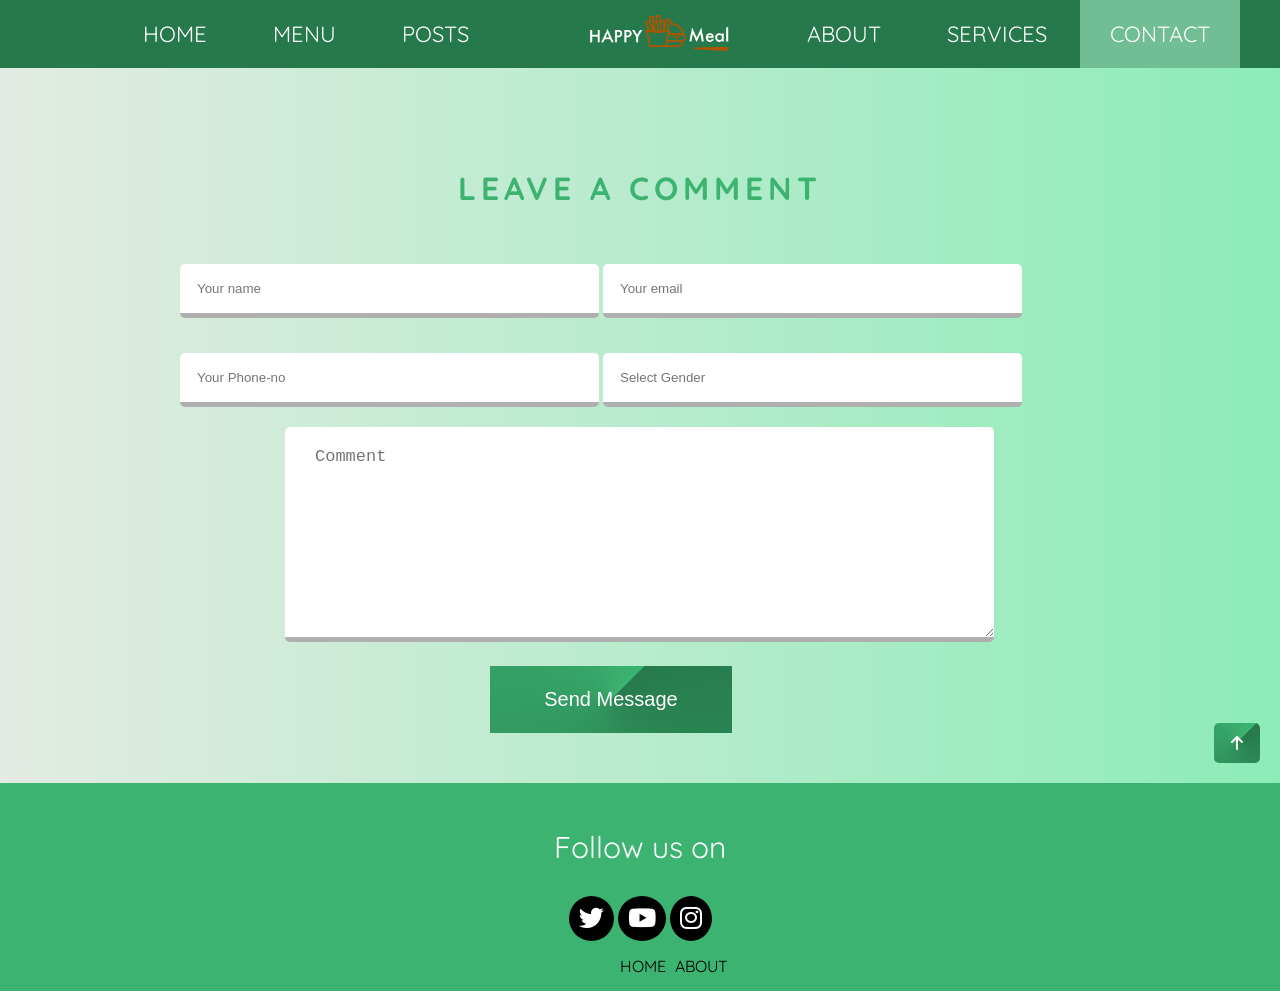
<file: contact.html>
<!DOCTYPE html>
<html lang="en">
<head>
    <meta charset="UTF-8">
    <meta http-equiv="X-UA-Compatible" content="IE=edge">
    <meta name="viewport" content="width=device-width, initial-scale=1.0">
    <link rel="stylesheet" href="css/food.css">
    <link rel="stylesheet" href="https://cdnjs.cloudflare.com/ajax/libs/font-awesome/6.1.1/css/all.min.css">
    <title>contact</title>
</head>
<body>
    <header id="top">
        <div class="main-nav">
            <div>
                <ul class="nav-bar">
                    <li class="nav-list list1"><a class="nav-link" href="food.html">HOME</a></li>
                    <li class="nav-list dropdown">
                        <a class="nav-link" href="#">MENU</a>
                        <div class="dropdown-content">
                            <a href="FastFood.html">Fast Food</a>
                            <a href="Desifood.html">Desi Food</a>
                            <a href="Drinks.html">Drinks</a>
                        </div>
                    </li>
                    <li class="nav-list"><a class="nav-link" href="post.html">POSTS</a></li>
                    <li class="nav-list2 list3"><a class="active" href="contact.html">CONTACT</a></li>
                    <li class="nav-list2"><a class="nav-link" href="service.html">SERVICES</a></li>
                    <li class="nav-list2 dropdown"><a class="nav-link" href="About.html">ABOUT</a>
                        <div class="dropdown-content">
                            <a href="AbouChefs.html">About Chef's</a>
                        </div>
                    </li>
                </ul>
            </div>
            <div class="logo">
                <img class="logo-img" src="./images/logoo.png" alt="food">
            </div>
        </div>
    </header>
    <h1 class="cntct-head">LEAVE A COMMENT
        <span class="tooltip">Give Your Suggestions</span>
    </h1>
    <div class="main-contact">
    <form action="foodOutput.html">
        <input class="cntct-info" type="text" placeholder="Your name">
        <input class="cntct-info2" type="email" placeholder="Your email">
        <input class="cntct-info" type="tel" placeholder="Your Phone-no">
        <input class="cntct-info2" list="gender" placeholder="Select Gender">
        <datalist id="gender">
           <option value="Male">
           <option value="Female">
        </datalist>
        <textarea class="cntct-info3" rows="10" cols="65" name="message" placeholder="Comment"></textarea><br><br>
        <input class="cntct-sbmt" type="submit" value="Send Message">
    </form>
    </div>
    <div class="go-to-up1">
        <a class="go-to-up menu-go" href="#top"><i class="fa-solid fa-arrow-up"></i></a>
    </div>
    <footer class="main-footer">
        <p class="footer-content">Follow us on</p>
        <div class="footer-icon">
          <i class="fa-brands fa-twitter fot-icon"></i>
          <i class="fa-brands fa-youtube fot-icon"></i>
          <i class="fa-brands fa-instagram fot-icon"></i>
        </div>
        <div class="foot-end">
        <a class="end" href="#">HOME</a>
        <a class="end" href="#">ABOUT</a>
        </div>
    </footer>
</body>
</html>
</file>
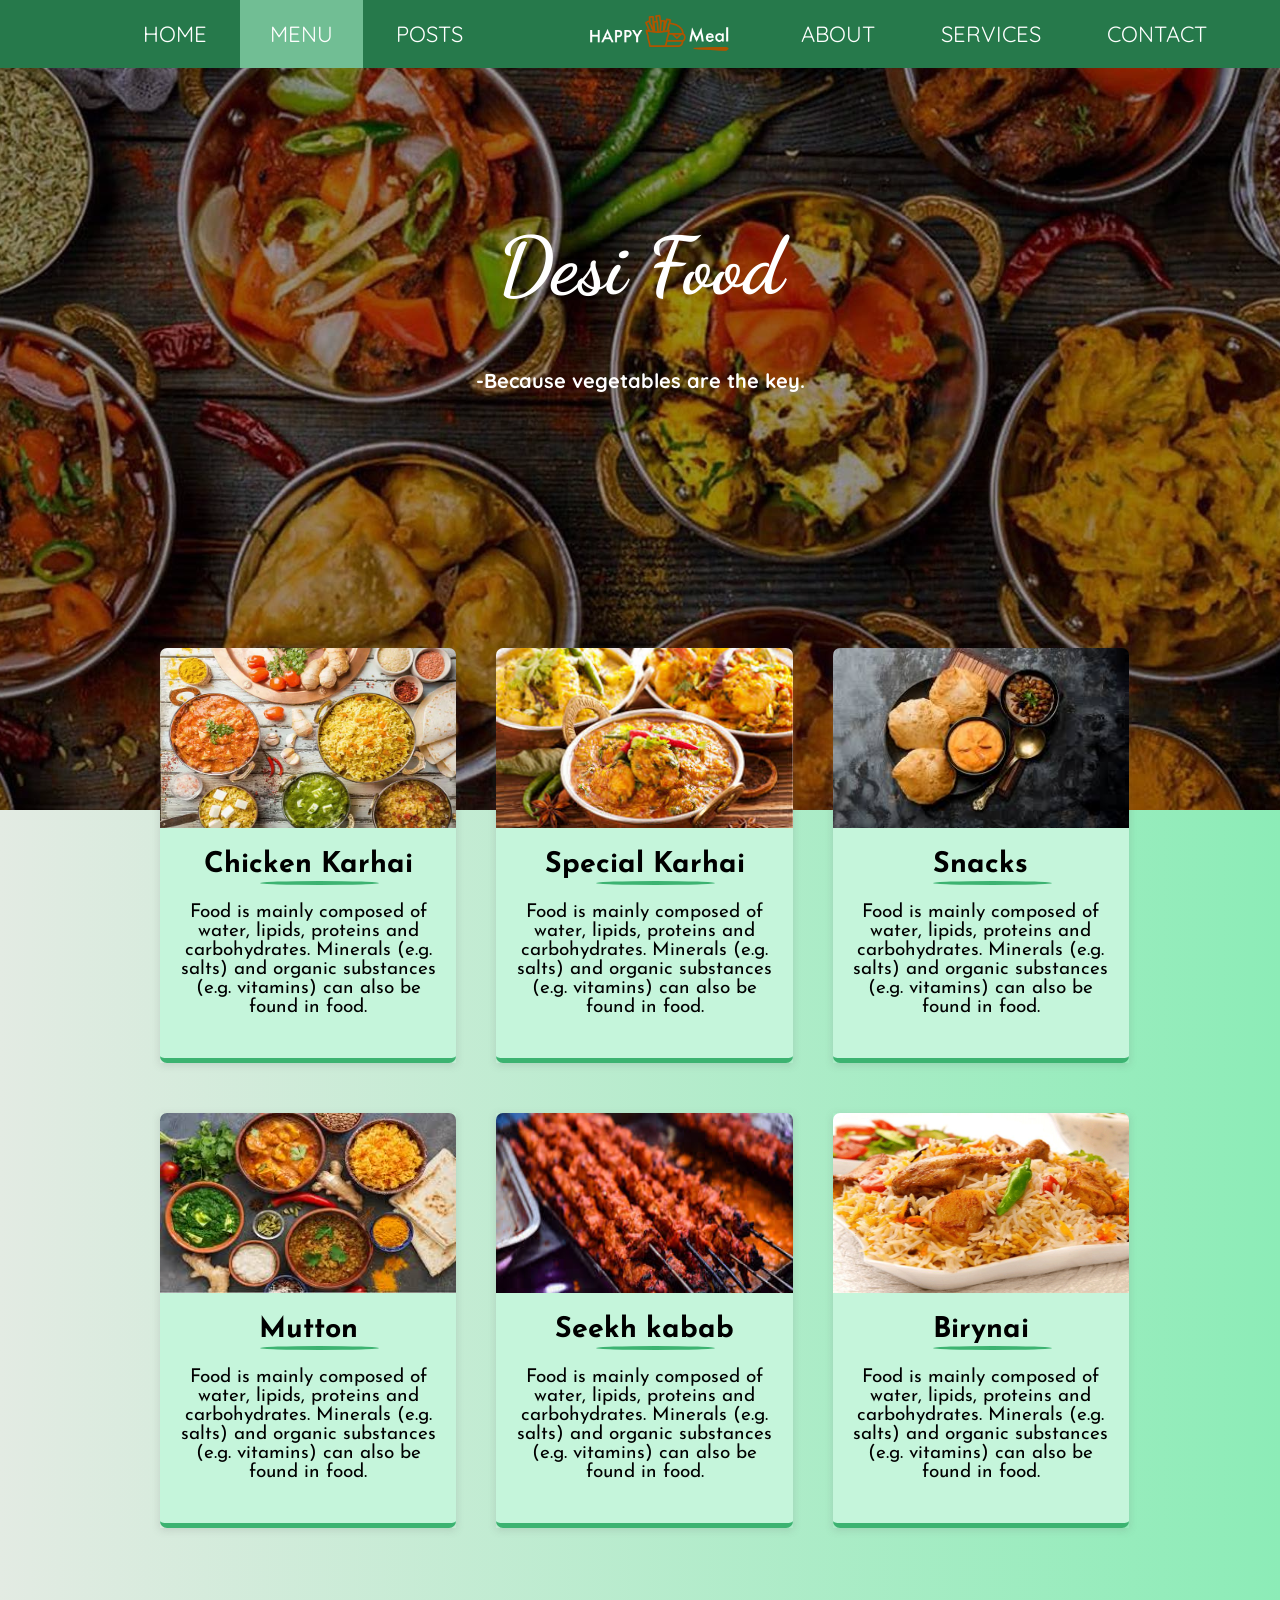
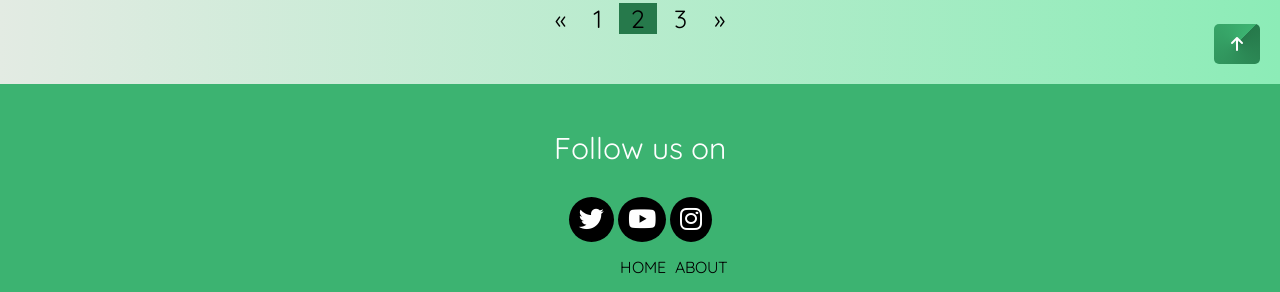
<file: Desifood.html>
<!DOCTYPE html>
<html lang="en">
<head>
    <meta charset="UTF-8">
    <meta http-equiv="X-UA-Compatible" content="IE=edge">
    <meta name="viewport" content="width=device-width, initial-scale=1.0">
    <title>Desifood</title>
    <link rel="stylesheet" href="css/food.css">
    <link rel="stylesheet" href="https://cdnjs.cloudflare.com/ajax/libs/font-awesome/6.1.1/css/all.min.css">
</head>
<body>
    <header id="top">
        <div class="main-nav">
            <div>
                <ul class="nav-bar">
                    <li class="nav-list list1"><a class="nav-link" href="food.html">HOME</a></li>
                    <li class="nav-list dropdown">
                        <a class="active" href="menu.html">MENU</a>
                        <div class="dropdown-content">
                            <a href="FastFood.html">Fast Food</a>
                            <a class="active" href="Desifood.html">Desi Food</a>
                            <a href="Drinks.html">Drinks</a>
                        </div>
                    </li>
                    <li class="nav-list"><a class="nav-link" href="post.html">POSTS</a></li>
                    <li class="nav-list2 list3"><a class="nav-link" href="contact.html">CONTACT</a></li>
                    <li class="nav-list2"><a class="nav-link" href="service.html">SERVICES</a></li>
                    <li class="nav-list2 dropdown"><a class="nav-link" href="About.html">ABOUT</a>
                        <div class="dropdown-content">
                            <a href="AbouChefs.html">About Chef's</a>
                        </div>
                    </li>
                </ul>
            </div>
            <div class="logo">
                <img class="logo-img" src="./images/logoo.png" alt="food">
            </div>
        </div>
    </header>
    <div class="Desi-menu">
        <h1 class="ban-head">Desi Food</h1>
        <p class="ban-para">-Because vegetables are the key.</p>
        <!-- <a class="ban-btn" href="MenuOrder.html">Order Your Food</a> -->
    </div>
    <div class="main-card2 f-menu">
        <div class="card-img card-img2">
            <img class="c-img" src="./MenuImages/Desifood/desifood2.webp" alt="food" width="100%" height="180px">
            <div class="card-cntnt card-cntnt2 menu-card1">
                <h2>Chicken Karhai</h2>
                <p class="card-para">Food is mainly composed of water, lipids, proteins and carbohydrates. Minerals (e.g. salts) and organic substances (e.g. vitamins) can also be found in food.</p>
                <button class="m-link">
                    <a class="link-style" href="order.html">Order Now</a>
                </button>
            </div>
        </div>
        <div class="card-img card-img2">
            <img class="c-img" src="./MenuImages/Desifood/desifood3.jpg" alt="food" width="100%" height="180px">
            <div class="card-cntnt card-cntnt2 menu-card1">
                <h2>Special Karhai</h2>
                <p class="card-para">Food is mainly composed of water, lipids, proteins and carbohydrates. Minerals (e.g. salts) and organic substances (e.g. vitamins) can also be found in food.</p>
                <button class="m-link">
                    <a class="link-style" href="order.html">Order Now</a>
                </button>
            </div>
        </div>
        <div class="card-img card-img2">
            <img class="c-img" src="./MenuImages/Desifood/desifood4.jpg" alt="food" width="100%" height="180px">
            <div class="card-cntnt card-cntnt2 menu-card1">
                <h2>Snacks</h2>
                <p class="card-para">Food is mainly composed of water, lipids, proteins and carbohydrates. Minerals (e.g. salts) and organic substances (e.g. vitamins) can also be found in food.</p>
                <button class="m-link">
                    <a class="link-style" href="order.html">Order Now</a>
                </button>
            </div>
        </div>
    </div>
    <div class="main-card2">
        <div class="card-img card-img2 menu-card">
            <img class="c-img" src="./MenuImages/Desifood/desifood5.jpg" alt="food" width="100%" height="180px">
            <div class="card-cntnt card-cntnt2 menu-card1">
                <h2>Mutton</h2>
                <p class="card-para">Food is mainly composed of water, lipids, proteins and carbohydrates. Minerals (e.g. salts) and organic substances (e.g. vitamins) can also be found in food.</p>
                <button class="m-link">
                    <a class="link-style" href="order.html">Order Now</a>
                </button>
            </div>
        </div>
        <div class="card-img card-img2 menu-card">
            <img class="c-img" src="./MenuImages/Desifood/desifood6.jpg" alt="food" width="100%" height="180px">
            <div class="card-cntnt card-cntnt2 menu-card1">
                <h2>Seekh kabab</h2>
                <p class="card-para">Food is mainly composed of water, lipids, proteins and carbohydrates. Minerals (e.g. salts) and organic substances (e.g. vitamins) can also be found in food.</p>
                <button class="m-link">
                    <a class="link-style" href="order.html">Order Now</a>
                </button>
            </div>
        </div>
        <div class="card-img card-img2">
            <img class="c-img" src="./MenuImages/Desifood/desifood7.gif" alt="food" width="100%" height="180px">
            <div class="card-cntnt card-cntnt2 menu-card1">
                <h2>Birynai</h2>
                <p class="card-para">Food is mainly composed of water, lipids, proteins and carbohydrates. Minerals (e.g. salts) and organic substances (e.g. vitamins) can also be found in food.</p>
                <button class="m-link">
                    <a class="link-style" href="order.html">Order Now</a>
                </button>
            </div>
        </div>
    </div>
    <div class="pagination">
        <a class="pag-link" href="#">&laquo;</a>
        <a class="pag-link " href="FastFood.html">1</a>
        <a class="pag-link menu-active" href="Desifood.html">2</a>
        <a class="pag-link" href="Drinks.html">3</a>
        <a class="pag-link" href="#">&raquo;</a>
    </div>
    <div class="go-to-up1">
        <a class="go-to-up menu-go" href="#top"><i class="fa-solid fa-arrow-up"></i></a>
    </div>
    <footer class="main-footer">
        <p class="footer-content">Follow us on</p>
        <div class="footer-icon">
          <i class="fa-brands fa-twitter fot-icon"></i>
          <i class="fa-brands fa-youtube fot-icon"></i>
          <i class="fa-brands fa-instagram fot-icon"></i>
        </div>
        <div class="foot-end">
        <a class="end" href="#">HOME</a>
        <a class="end" href="#">ABOUT</a>
        </div>
    </footer>
</body>
</html>
</file>
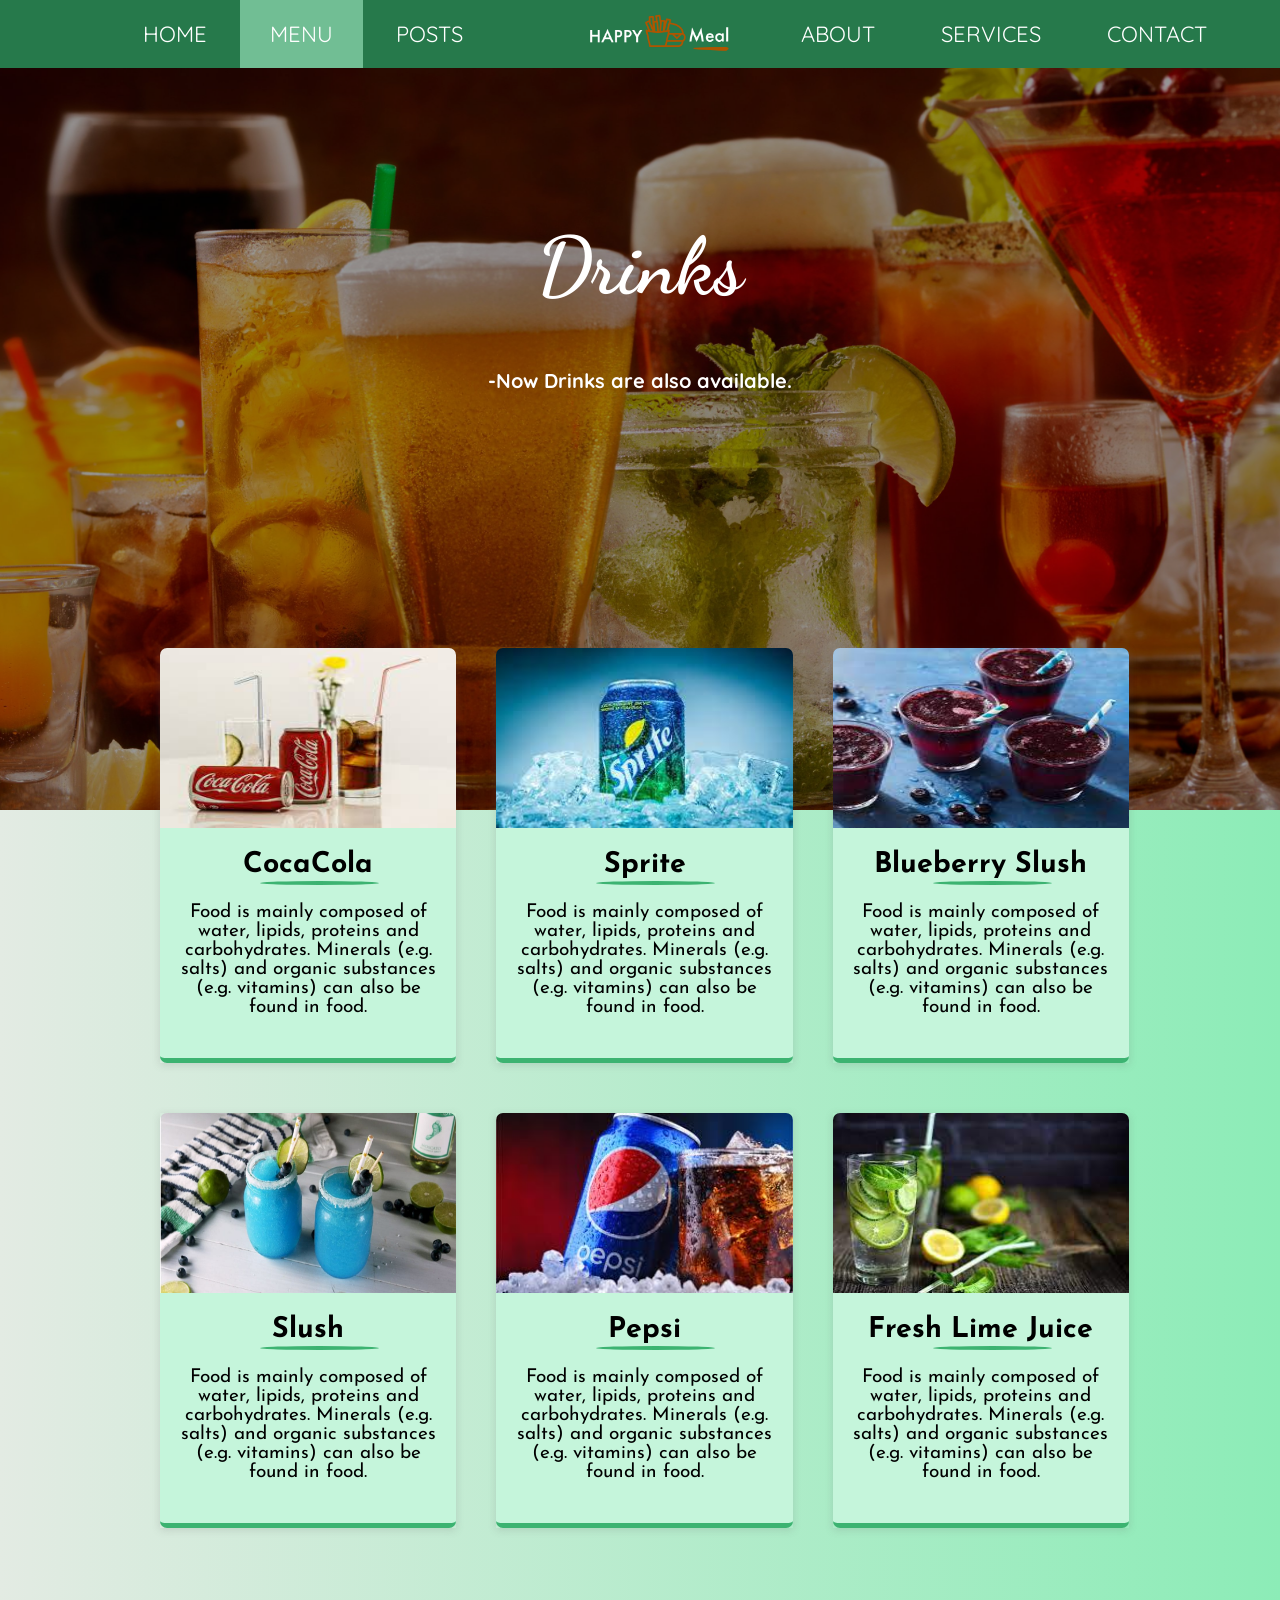
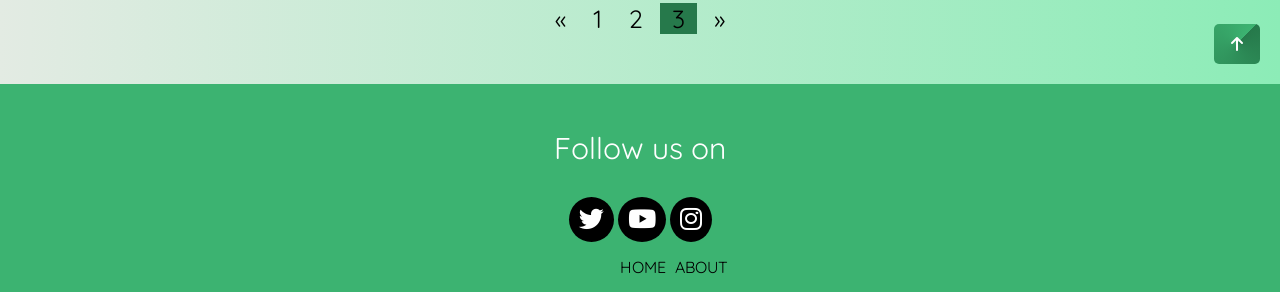
<file: Drinks.html>
<!DOCTYPE html>
<html lang="en">
<head>
    <meta charset="UTF-8">
    <meta http-equiv="X-UA-Compatible" content="IE=edge">
    <meta name="viewport" content="width=device-width, initial-scale=1.0">
    <title>Drinks</title>
    <link rel="stylesheet" href="css/food.css">
    <link rel="stylesheet" href="https://cdnjs.cloudflare.com/ajax/libs/font-awesome/6.1.1/css/all.min.css">
</head>
<body>
    <body>
        <header id="top">
            <div class="main-nav">
                <div>
                    <ul class="nav-bar">
                        <li class="nav-list list1"><a class="nav-link" href="food.html">HOME</a></li>
                        <li class="nav-list dropdown">
                            <a class="active" href="menu.html">MENU</a>
                            <div class="dropdown-content">
                                <a href="FastFood.html">Fast Food</a>
                                <a href="Desifood.html">Desi Food</a>
                                <a class="active" href="Drinks.html">Drinks</a>
                            </div>
                        </li>
                        <li class="nav-list"><a class="nav-link" href="post.html">POSTS</a></li>
                        <li class="nav-list2 list3"><a class="nav-link" href="contact.html">CONTACT</a></li>
                        <li class="nav-list2"><a class="nav-link" href="service.html">SERVICES</a></li>
                        <li class="nav-list2 dropdown"><a class="nav-link" href="About.html">ABOUT</a>
                            <div class="dropdown-content">
                                <a href="AbouChefs.html">About Chef's</a>
                            </div>
                        </li>
                    </ul>
                </div>
                <div class="logo">
                    <img class="logo-img" src="./images/logoo.png" alt="food">
                </div>
            </div>
        </header>
        <div class="Drink-menu">
            <h1 class="ban-head">Drinks</h1>
            <p class="ban-para">-Now Drinks are also available.</p>
            <!-- <a class="ban-btn" href="#">Order Your Drink</a> -->
        </div>
        <div class="main-card2 f-menu">
            <div class="card-img card-img2">
                <img class="c-img" src="./MenuImages/Drinks/drink2.jpg" alt="food" width="100%" height="180px">
                <div class="card-cntnt card-cntnt2 menu-card1">
                    <h2>CocaCola</h2>
                    <p class="card-para">Food is mainly composed of water, lipids, proteins and carbohydrates. Minerals (e.g. salts) and organic substances (e.g. vitamins) can also be found in food.</p>
                    <button class="m-link">
                        <a class="link-style" href="order.html">Order Now</a>
                    </button>
                </div>
            </div>
            <div class="card-img card-img2">
                <img class="c-img" src="./MenuImages/Drinks/drink3.jpg" alt="food" width="100%" height="180px">
                <div class="card-cntnt card-cntnt2 menu-card1">
                    <h2>Sprite</h2>
                    <p class="card-para">Food is mainly composed of water, lipids, proteins and carbohydrates. Minerals (e.g. salts) and organic substances (e.g. vitamins) can also be found in food.</p>
                    <button class="m-link">
                        <a class="link-style" href="order.html">Order Now</a>
                    </button>
                </div>
            </div>
            <div class="card-img card-img2 menu-card">
                <img class="c-img" src="./MenuImages/Drinks/drink4.jpg" alt="food" width="100%" height="180px">
                <div class="card-cntnt card-cntnt2 menu-card1">
                    <h2>Blueberry Slush</h2>
                    <p class="card-para">Food is mainly composed of water, lipids, proteins and carbohydrates. Minerals (e.g. salts) and organic substances (e.g. vitamins) can also be found in food.</p>
                    <button class="m-link">
                        <a class="link-style" href="order.html">Order Now</a>
                    </button>
                </div>
            </div>
        </div>
        <div class="main-card2">
            <div class="card-img card-img2 menu-card">
                <img class="c-img" src="./MenuImages/Drinks/drink5.jpg" alt="food" width="100%" height="180px">
                <div class="card-cntnt card-cntnt2 menu-card1">
                    <h2>Slush</h2>
                    <p class="card-para">Food is mainly composed of water, lipids, proteins and carbohydrates. Minerals (e.g. salts) and organic substances (e.g. vitamins) can also be found in food.</p>
                    <button class="m-link">
                        <a class="link-style" href="order.html">Order Now</a>
                    </button>
                </div>
            </div>
            <div class="card-img card-img2 menu-card">
                <img class="c-img" src="./MenuImages/Drinks/drink6.jpeg" alt="food" width="100%" height="180px">
                <div class="card-cntnt card-cntnt2 menu-card1">
                    <h2>Pepsi</h2>
                    <p class="card-para">Food is mainly composed of water, lipids, proteins and carbohydrates. Minerals (e.g. salts) and organic substances (e.g. vitamins) can also be found in food.</p>
                    <button class="m-link">
                        <a class="link-style" href="order.html">Order Now</a>
                    </button>
                </div>
            </div>
            <div class="card-img card-img2">
                <img class="c-img" src="./MenuImages/Drinks/drink7.jpg" alt="food" width="100%" height="180px">
                <div class="card-cntnt card-cntnt2 menu-card1">
                    <h2>Fresh Lime Juice</h2>
                    <p class="card-para">Food is mainly composed of water, lipids, proteins and carbohydrates. Minerals (e.g. salts) and organic substances (e.g. vitamins) can also be found in food.</p>
                    <button class="m-link">
                        <a class="link-style" href="order.html">Order Now</a>
                    </button>
                </div>
            </div>
        </div>
        <div class="pagination">
            <a class="pag-link" href="#">&laquo;</a>
            <a class="pag-link " href="FastFood.html">1</a>
            <a class="pag-link" href="Desifood.html">2</a>
            <a class="pag-link menu-active" href="Drinks.html">3</a>
            <a class="pag-link" href="#">&raquo;</a>
        </div>
        <div class="go-to-up1">
            <a class="go-to-up menu-go" href="#top"><i class="fa-solid fa-arrow-up"></i></a>
        </div>
        <footer class="main-footer">
            <p class="footer-content">Follow us on</p>
            <div class="footer-icon">
              <i class="fa-brands fa-twitter fot-icon"></i>
              <i class="fa-brands fa-youtube fot-icon"></i>
              <i class="fa-brands fa-instagram fot-icon"></i>
            </div>
            <div class="foot-end">
            <a class="end" href="#">HOME</a>
            <a class="end" href="#">ABOUT</a>
            </div>
        </footer>
</body>
</html>
</file>
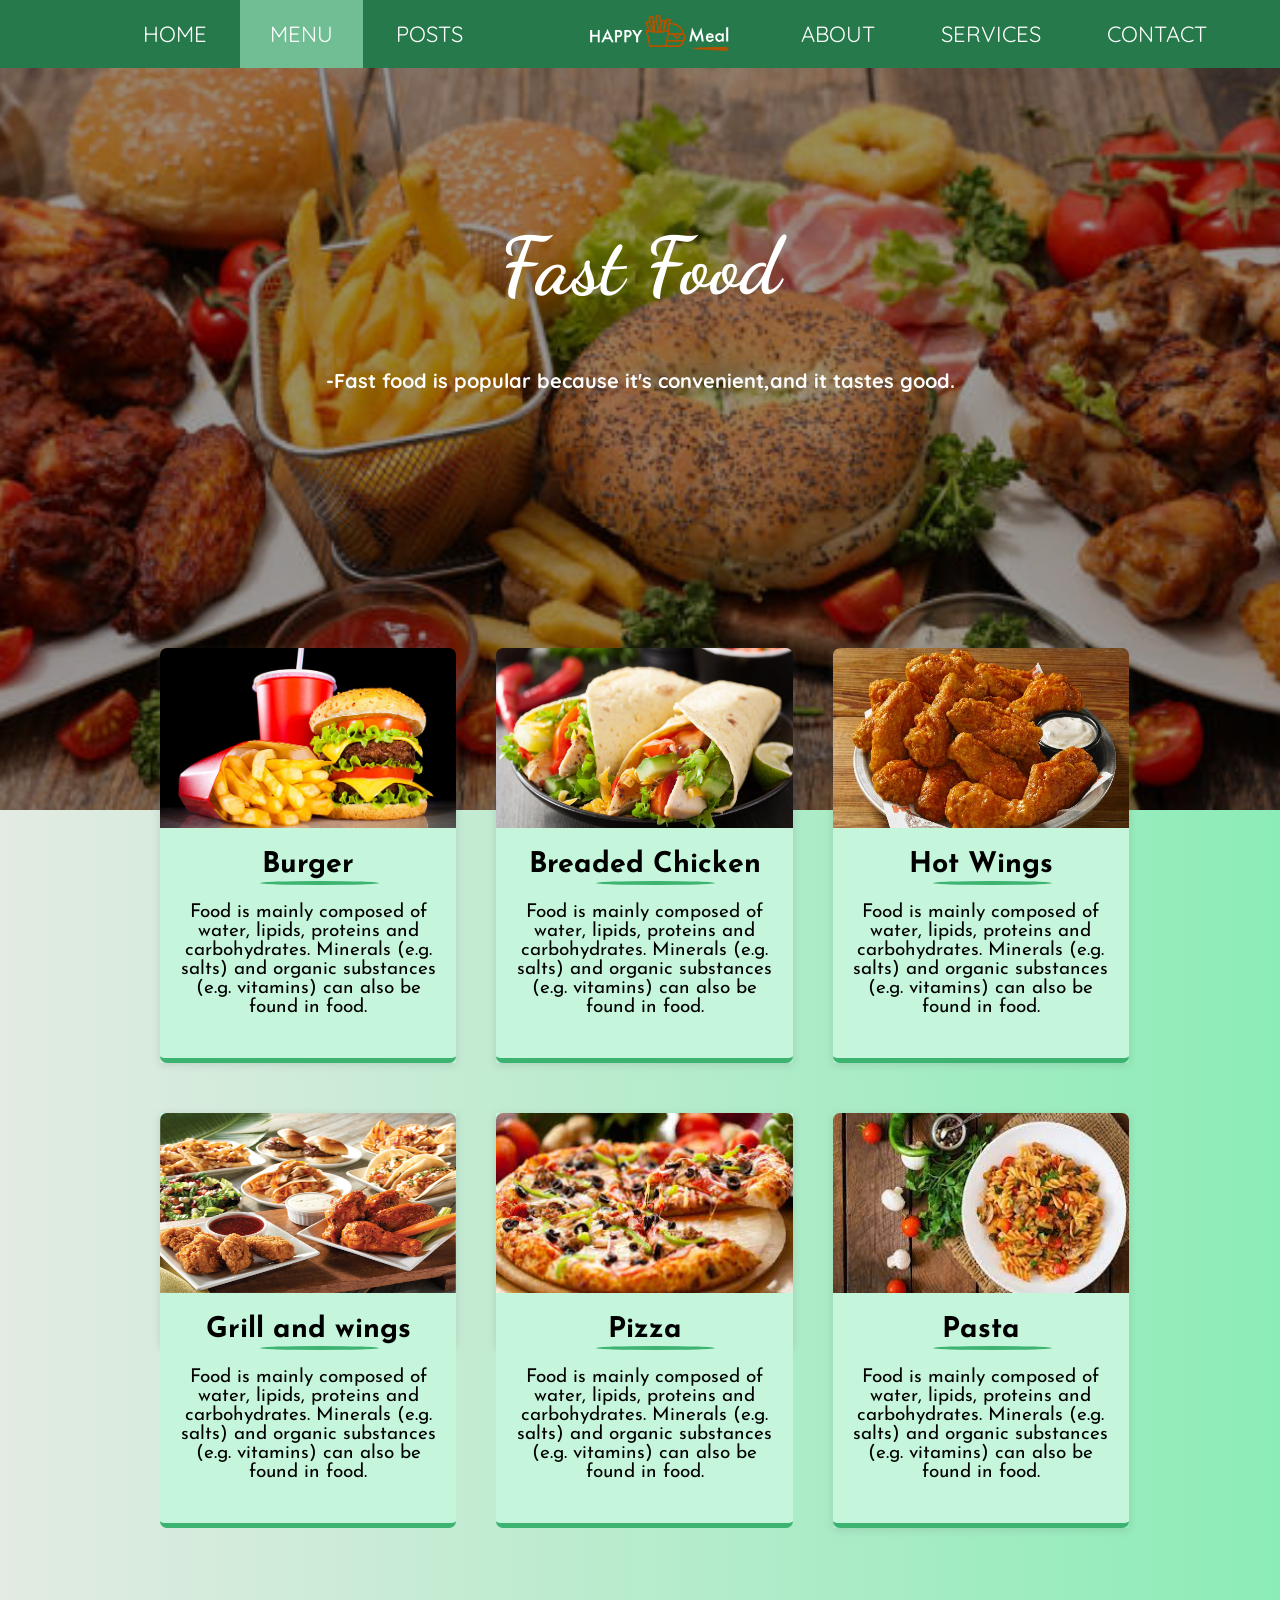
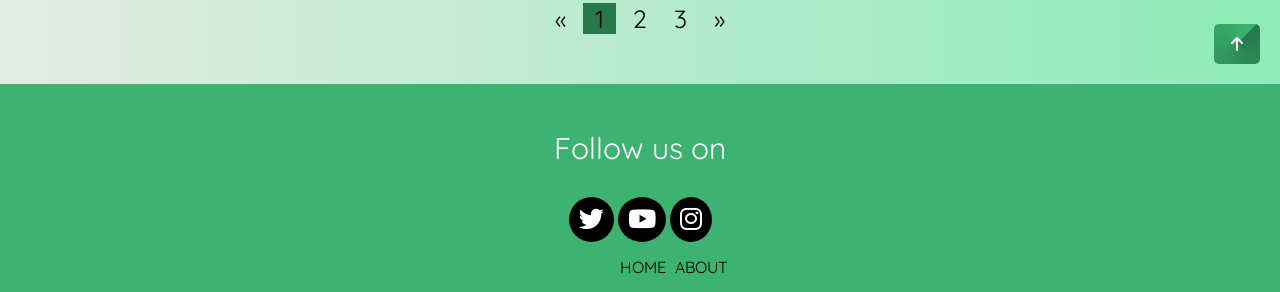
<file: FastFood.html>
<!DOCTYPE html>
<html lang="en">
<head>
    <meta charset="UTF-8">
    <meta http-equiv="X-UA-Compatible" content="IE=edge">
    <meta name="viewport" content="width=device-width, initial-scale=1.0">
    <title>FastFood</title>
    <link rel="stylesheet" href="css/food.css">
    <link rel="stylesheet" href="https://cdnjs.cloudflare.com/ajax/libs/font-awesome/6.1.1/css/all.min.css">
</head>
<body>
    <header id="top">
        <div class="main-nav">
            <div>
                <ul class="nav-bar">
                    <li class="nav-list list1"><a class="nav-link" href="food.html">HOME</a></li>
                    <li class="nav-list dropdown">
                        <a class="active" href="menu.html">MENU</a>
                        <div class="dropdown-content">
                            <a class="active" href="FastFood.html">Fast Food</a>
                            <a href="Desifood.html">Desi Food</a>
                            <a href="Drinks.html">Drinks</a>
                        </div>
                    </li>
                    <li class="nav-list"><a class="nav-link" href="post.html">POSTS</a></li>
                    <li class="nav-list2 list3"><a class="nav-link" href="contact.html">CONTACT</a></li>
                    <li class="nav-list2"><a class="nav-link" href="service.html">SERVICES</a></li>
                    <li class="nav-list2 dropdown"><a class="nav-link" href="About.html">ABOUT</a>
                        <div class="dropdown-content">
                            <a href="AbouChefs.html">About Chef's</a>
                        </div>
                    </li>
                </ul>
            </div>
            <div class="logo">
                <img class="logo-img" src="./images/logoo.png" alt="food">
            </div>
        </div>
    </header>
    <!-- <div class="m-sec">
        <h1>Watch Our Menu of Fast Food</h1>
    </div> -->
    <div class="menu-banner">
        <h1 class="ban-head">Fast Food</h1>
        <p class="ban-para">-Fast food is popular because it's convenient,and it tastes good.</p>
        <!-- <a class="ban-btn" href="#">Order Your Food</a> -->
    </div>
    <div class="main-card2 f-menu">
        <div class="card-img card-img2">
            <img class="c-img" src="./MenuImages/fastfood1.jpg" alt="food" width="100%" height="180px">
            <div class="card-cntnt card-cntnt2 menu-card1">
                <h2>Burger</h2>
                <p class="card-para">Food is mainly composed of water, lipids, proteins and carbohydrates. Minerals (e.g. salts) and organic substances (e.g. vitamins) can also be found in food.</p>
                    <button class="m-link">
                        <a class="link-style" href="order.html">Order Now</a>
                    </button>
            </div>
        </div>
        <div class="card-img card-img2">
            <img class="c-img" src="./MenuImages/fastfood2.jpg" alt="food" width="100%" height="180px">
            <div class="card-cntnt card-cntnt2 menu-card1">
                <h2>Breaded Chicken</h2>
                <p class="card-para">Food is mainly composed of water, lipids, proteins and carbohydrates. Minerals (e.g. salts) and organic substances (e.g. vitamins) can also be found in food.</p>
                <button class="m-link">
                    <a class="link-style" href="order.html">Order Now</a>
                </button>
            </div>
        </div>
        <div class="card-img card-img2 menu-card">
            <img class="c-img" src="./MenuImages/fastfood3.jpg" alt="food" width="100%" height="180px">
            <div class="card-cntnt card-cntnt2 menu-card1">
                <h2>Hot Wings</h2>
                <p class="card-para">Food is mainly composed of water, lipids, proteins and carbohydrates. Minerals (e.g. salts) and organic substances (e.g. vitamins) can also be found in food.</p>
                <button class="m-link">
                    <a class="link-style" href="order.html">Order Now</a>
                </button>
            </div>
        </div>
    </div>
    <div class="main-card2">
        <div class="card-img card-img2 menu-card1">
            <img class="c-img" src="./MenuImages/fastfood4.jpg" alt="food" width="100%" height="180px">
            <div class="card-cntnt card-cntnt2 menu-card1">
                <h2>Grill and wings</h2>
                <p class="card-para">Food is mainly composed of water, lipids, proteins and carbohydrates. Minerals (e.g. salts) and organic substances (e.g. vitamins) can also be found in food.</p>
                <button class="m-link">
                    <a class="link-style" href="order.html">Order Now</a>
                </button>
            </div>
        </div>
        <div class="card-img card-img2 menu-card1">
            <img class="c-img" src="./MenuImages/fastfood5.jpg" alt="food" width="100%" height="180px">
            <div class="card-cntnt card-cntnt2 menu-card1">
                <h2>Pizza</h2>
                <p class="card-para">Food is mainly composed of water, lipids, proteins and carbohydrates. Minerals (e.g. salts) and organic substances (e.g. vitamins) can also be found in food.</p>
                <button class="m-link">
                    <a class="link-style" href="order.html">Order Now</a>
                </button>
            </div>
        </div>
        <div class="card-img card-img2">
            <img class="c-img" src="./MenuImages/fastfood6.jpg" alt="food" width="100%" height="180px">
            <div class="card-cntnt card-cntnt2 menu-card1">
                <h2>Pasta</h2>
                <p class="card-para">Food is mainly composed of water, lipids, proteins and carbohydrates. Minerals (e.g. salts) and organic substances (e.g. vitamins) can also be found in food.</p>
                <button class="m-link">
                    <a class="link-style" href="order.html">Order Now</a>
                </button>
            </div>
        </div>
    </div>
    <div class="pagination">
        <a class="pag-link" href="#">&laquo;</a>
        <a class="pag-link menu-active" href="FastFood.html">1</a>
        <a class="pag-link" href="Desifood.html">2</a>
        <a class="pag-link" href="Drinks.html">3</a>
        <a class="pag-link" href="#">&raquo;</a>
    </div>
    <div class="go-to-up1">
        <a class="go-to-up menu-go" href="#top"><i class="fa-solid fa-arrow-up"></i></a>
    </div>
    <footer class="main-footer">
        <p class="footer-content">Follow us on</p>
        <div class="footer-icon">
          <i class="fa-brands fa-twitter fot-icon"></i>
          <i class="fa-brands fa-youtube fot-icon"></i>
          <i class="fa-brands fa-instagram fot-icon"></i>
        </div>
        <div class="foot-end">
        <a class="end" href="#">HOME</a>
        <a class="end" href="#">ABOUT</a>
        </div>
    </footer>
</body>
</html>
</file>
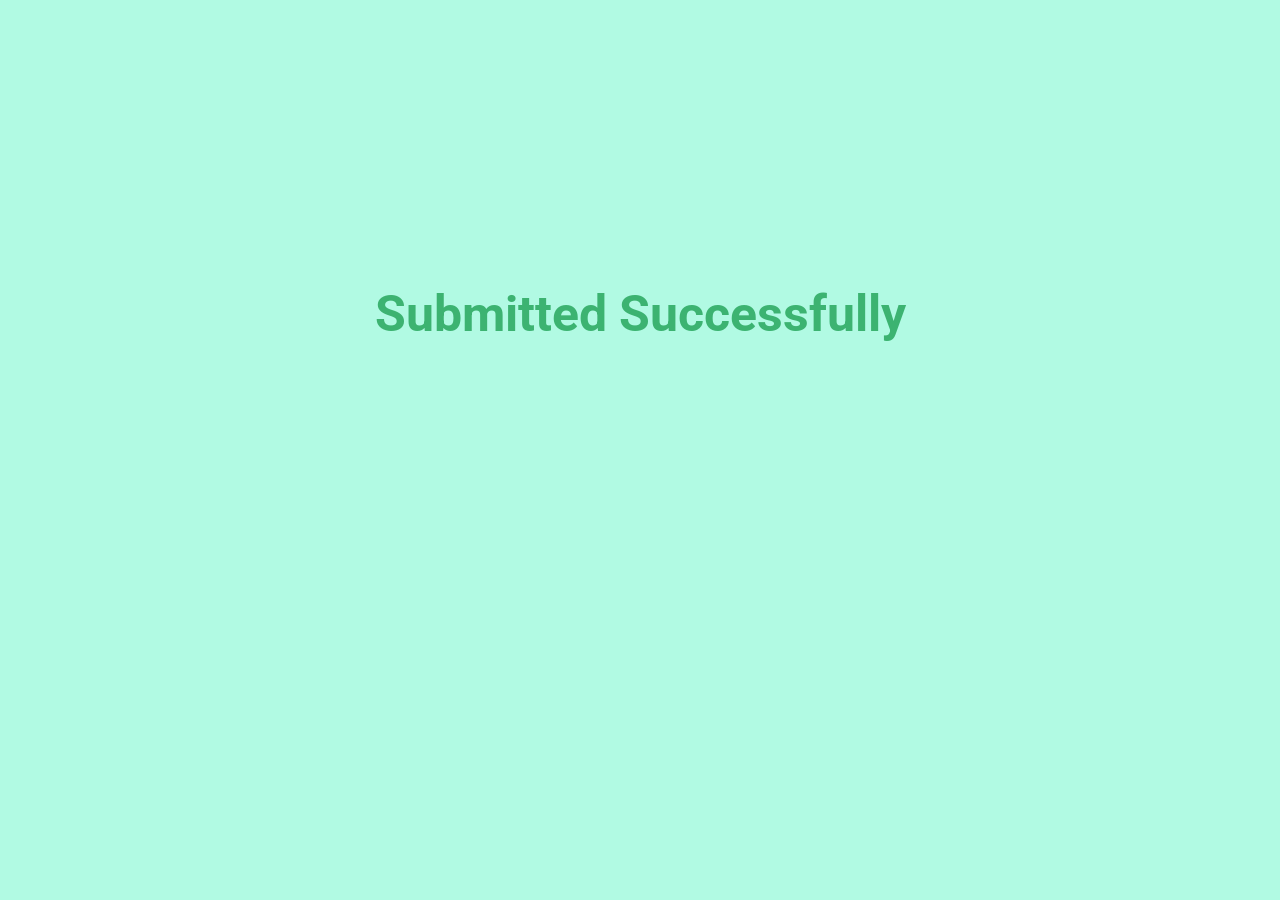
<file: foodOutput.html>
<!DOCTYPE html>
<html lang="en">
<head>
    <meta charset="UTF-8">
    <meta http-equiv="X-UA-Compatible" content="IE=edge">
    <meta name="viewport" content="width=device-width, initial-scale=1.0">
    <title>Output</title>
    <style>
        @import url('https://fonts.googleapis.com/css2?family=Quicksand:wght@300;400&family=Roboto:ital,wght@0,100;0,300;0,400;0,500;0,700;0,900;1,100;1,300;1,400;1,500;1,700&display=swap');
        h1{
            color: mediumseagreen;
            text-align: center;
            margin-top: 260px;
            padding: 25px;
            font-size: 50px;
        }
        body{
            background-color: #b1fae3;
            font-family: 'Quicksand', sans-serif;
            font-family: 'Roboto', sans-serif;
        }
    </style>
</head>
<body>
    <h1> <span>Submitted Successfully</span></h1>
</body>
</html>
</file>
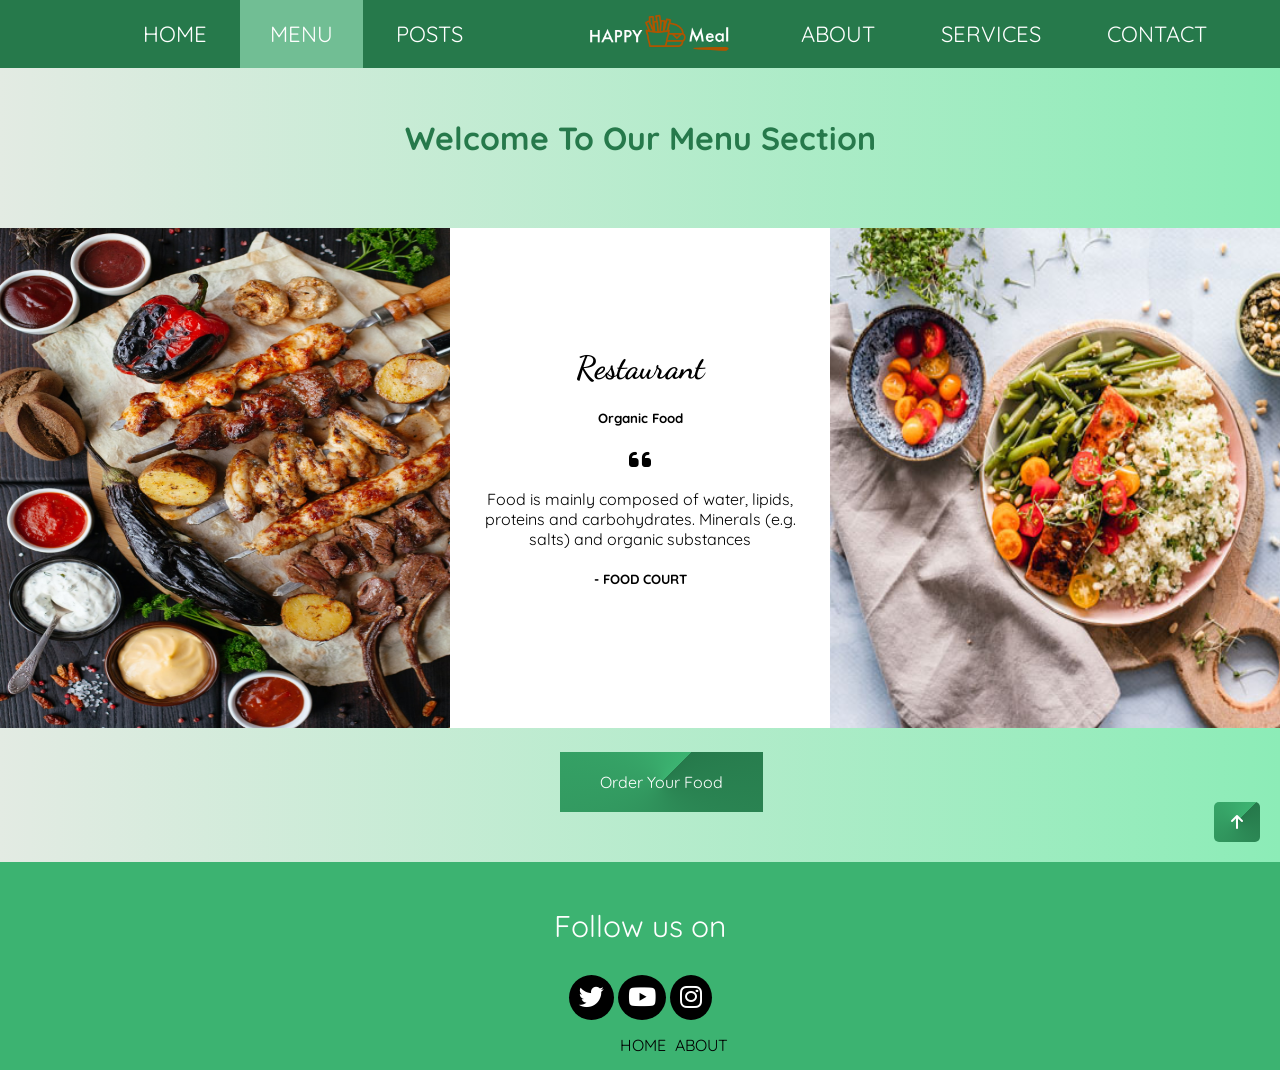
<file: menu.html>
<!DOCTYPE html>
<html lang="en">
<head>
    <meta charset="UTF-8">
    <meta http-equiv="X-UA-Compatible" content="IE=edge">
    <meta name="viewport" content="width=device-width, initial-scale=1.0">
    <title>Menu</title>
    <link rel="stylesheet" href="css/food.css">
    <link rel="stylesheet" href="https://cdnjs.cloudflare.com/ajax/libs/font-awesome/6.1.1/css/all.min.css">
</head>
<body>
    <header id="top">
        <div class="main-nav">
            <div>
                <ul class="nav-bar">
                    <li class="nav-list list1"><a class="nav-link" href="food.html">HOME</a></li>
                    <li class="nav-list dropdown">
                        <a class="active" href="menu.html">MENU</a>
                        <div class="dropdown-content">
                            <a href="FastFood.html">Fast Food</a>
                            <a href="Desifood.html">Desi Food</a>
                            <a href="Drinks.html">Drinks</a>
                        </div>
                    </li>
                    <li class="nav-list"><a class="nav-link" href="post.html">POSTS</a></li>
                    <li class="nav-list2 list3"><a class="nav-link" href="contact.html">CONTACT</a></li>
                    <li class="nav-list2"><a class="nav-link" href="service.html">SERVICES</a></li>
                    <li class="nav-list2 dropdown"><a class="nav-link" href="About.html">ABOUT</a>
                        <div class="dropdown-content">
                            <a href="AbouChefs.html">About Chef's</a>
                        </div>
                    </li>
                </ul>
            </div>
            <div class="logo">
                <img class="logo-img" src="./images/logoo.png" alt="food">
            </div>
        </div>
    </header>
    <!-- <div class="menu-head">
        <h1>FOOD MENU</h1>
    </div> -->
    <div class="m-sec">
        <h1>Welcome To Our Menu Section</h1>
    </div>
    <div class="main-menu">
        <div>
            <img src="./images/menu1.jpg" alt="menu" width="450px" height="500px">
        </div>
        <div class="menu-para">
            <h1 class="m-head">Restaurant</h1>
            <h5>Organic Food</h5>
            <i class="fa-solid fa-quote-left quote"></i>
            <p class="m-para">Food is mainly composed of water, lipids, proteins and carbohydrates. Minerals (e.g. salts) and organic substances</p>
            <h5>- FOOD COURT</h5>
        </div>
        <div>
            <img src="./images/menu2.jpg" alt="menu" width="450px" height="500px">
        </div>
    </div>
    <!-- <div class="pagination">
        <a class="pag-link" href="#">&laquo;</a>
        <a class="pag-link menu-active" href="#">1</a>
        <a class="pag-link" href="FastFood.html">2</a>
        <a class="pag-link" href="Desifood.html">3</a>
        <a class="pag-link" href="Drinks.html">4</a>
        <a class="pag-link" href="#">&raquo;</a>
    </div> -->
    <div>
        <a class="menu-link" href="FastFood.html">Order Your Food</a>
    </div>
    <div class="go-to-up1">
        <a class="go-to-up menu-go" href="#top"><i class="fa-solid fa-arrow-up"></i></a>
    </div>
    <footer class="main-footer">
        <p class="footer-content">Follow us on</p>
        <div class="footer-icon">
          <i class="fa-brands fa-twitter fot-icon"></i>
          <i class="fa-brands fa-youtube fot-icon"></i>
          <i class="fa-brands fa-instagram fot-icon"></i>
        </div>
        <div class="foot-end">
        <a class="end" href="#">HOME</a>
        <a class="end" href="#">ABOUT</a>
        </div>
    </footer>
</body>
</html>
</file>
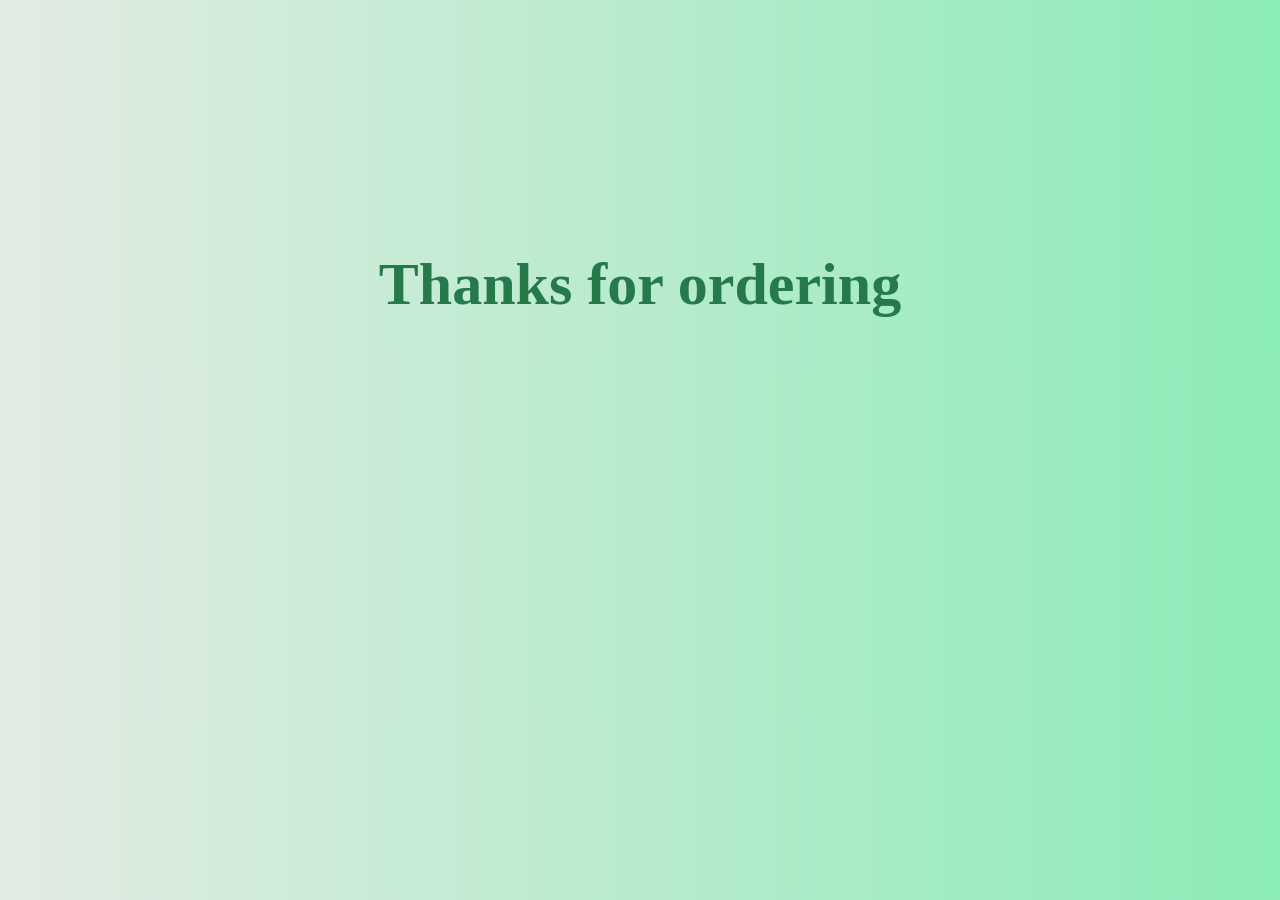
<file: MenuOrder.html>
<!DOCTYPE html>
<html lang="en">
<head>
    <meta charset="UTF-8">
    <meta http-equiv="X-UA-Compatible" content="IE=edge">
    <meta name="viewport" content="width=device-width, initial-scale=1.0">
    <title>Order</title>
    <style>
        body{
            background-image: linear-gradient(to left, #8cecb7, #e3ebe3);
        }
        h1{
            color: #26794b;
            text-align: center;
            font-size: 60px;
            margin-top: 250px;
        }
    </style>
</head>
<body>
    <h1>Thanks for ordering</h1>
</body>
</html>
</file>
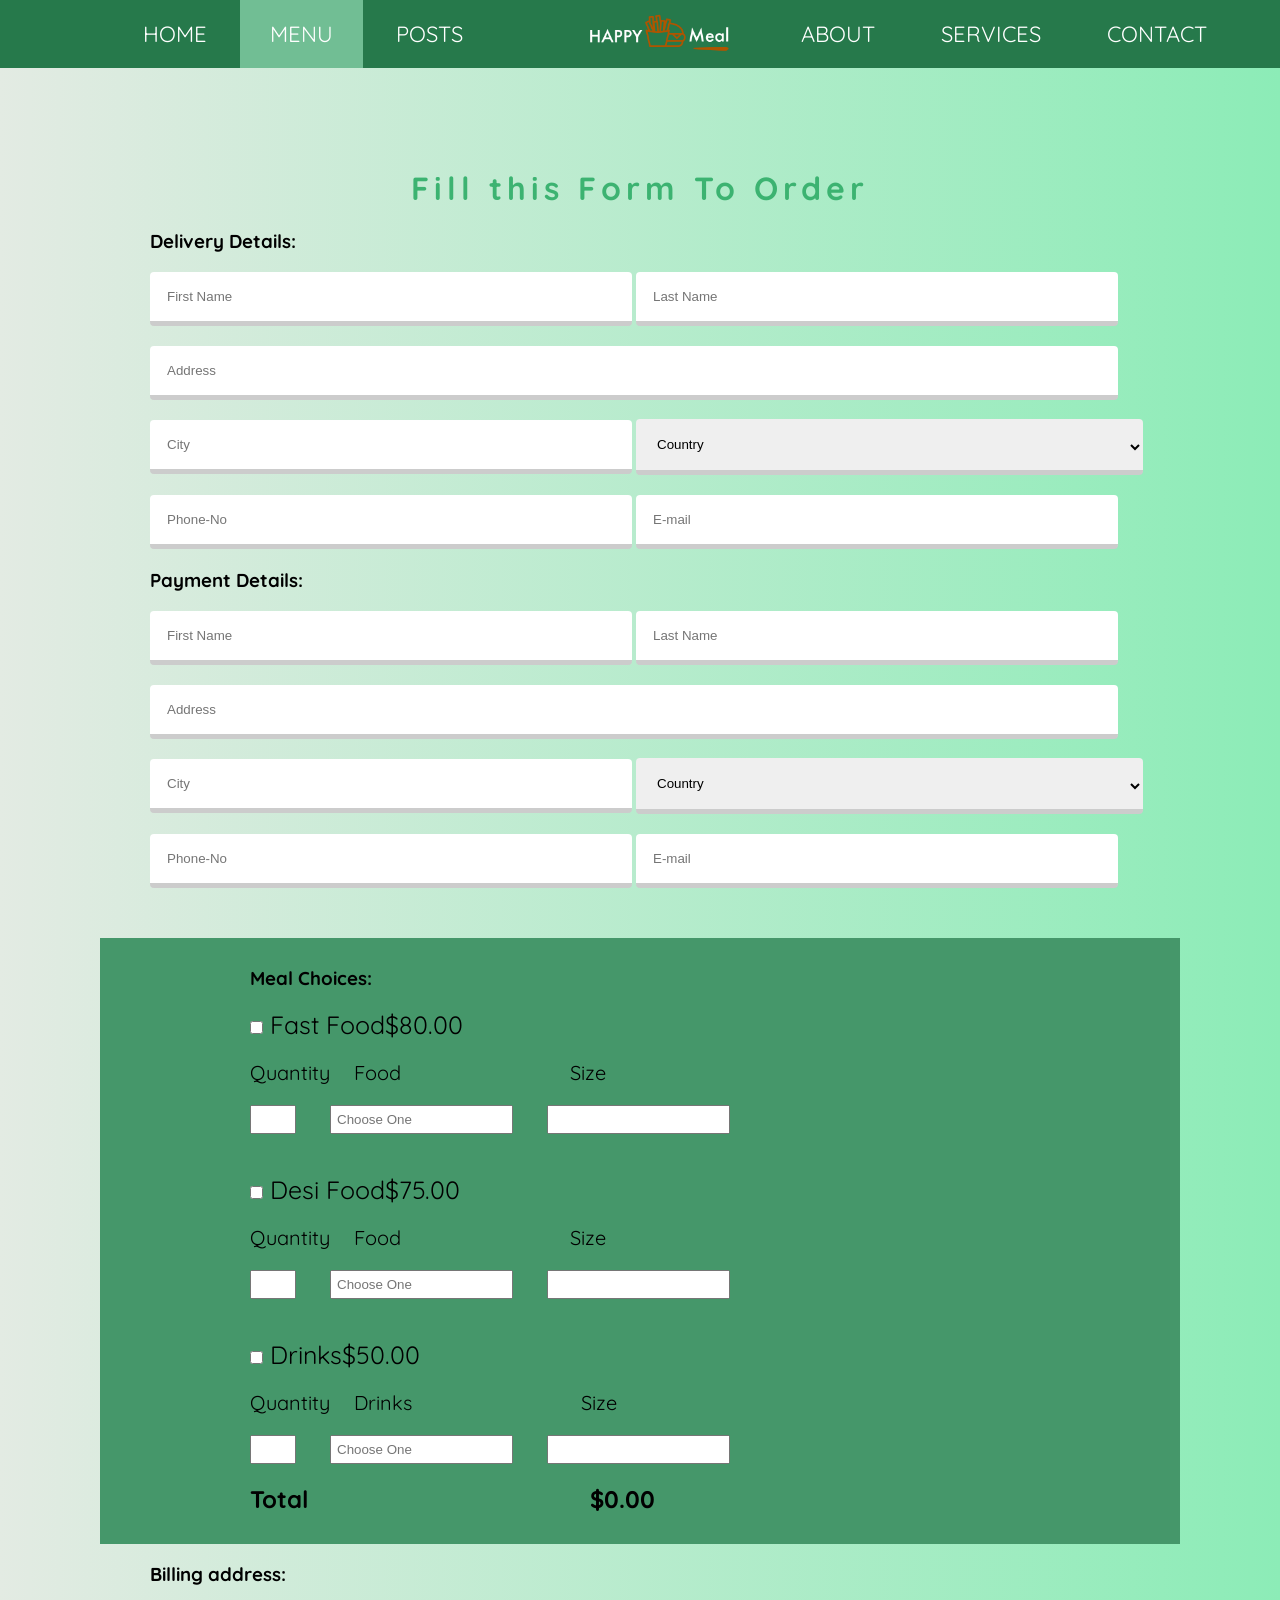
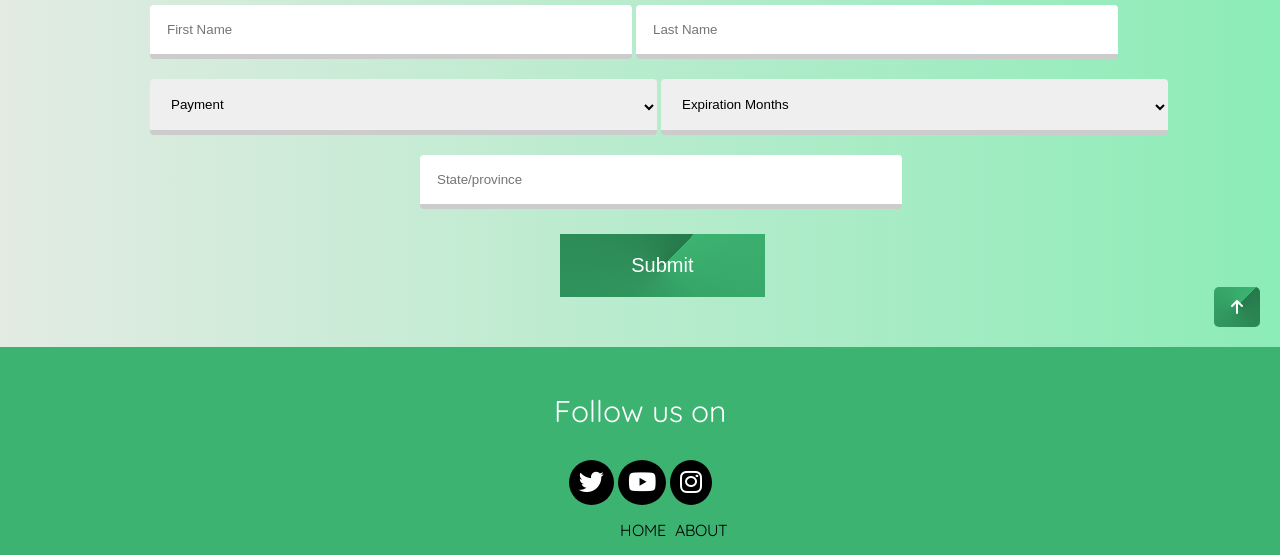
<file: order.html>
<!DOCTYPE html>
<html lang="en">
<head>
    <meta charset="UTF-8">
    <meta http-equiv="X-UA-Compatible" content="IE=edge">
    <meta name="viewport" content="width=device-width, initial-scale=1.0">
    <title>Order</title>
    <link rel="stylesheet" href="css/food.css">
    <link rel="stylesheet" href="https://cdnjs.cloudflare.com/ajax/libs/font-awesome/6.1.1/css/all.min.css">
</head>
<body>
    <header id="top">
        <div class="main-nav">
            <div>
                <ul class="nav-bar">
                    <li class="nav-list list1"><a class="nav-link" href="food.html">HOME</a></li>
                    <li class="nav-list dropdown">
                        <a class="active" href="menu.html">MENU</a>
                        <div class="dropdown-content">
                            <a href="FastFood.html">Fast Food</a>
                            <a href="Desifood.html">Desi Food</a>
                            <a href="Drinks.html">Drinks</a>
                        </div>
                    </li>
                    <li class="nav-list"><a class="nav-link" href="post.html">POSTS</a></li>
                    <li class="nav-list2 list3"><a class="nav-link" href="contact.html">CONTACT</a></li>
                    <li class="nav-list2"><a class="nav-link" href="#">SERVICES</a></li>
                    <li class="nav-list2 "><a class="nav-link" href="About.html">ABOUT</a></li>
                </ul>
            </div>
            <div class="logo">
                <img class="logo-img" src="./images/logoo.png" alt="food">
            </div>
        </div>
    </header>
    <!-- <div class="order-head">
        <img src="MenuImages/logo (1).png" alt="logo">
    </div> -->
    <h1 class="cntct-head">Fill this Form To Order</h1>
    <h3 class="sub-order">Delivery Details:</h3>
    <form action="MenuOrder.html">
        <input class="order-form order1" type="text" placeholder="First Name" required>
        <input class="order-form" type="text" placeholder="Last Name" required>
        <input class="order-form order2" type="text" placeholder="Address" required>
        <input class="order-form order1 order3" type="text" placeholder="City">
        <select class="order-form order4" id="country" name="country">
            <option>Country</option>
            <option value="AF">Afghanistan</option>
            <option value="AX">Aland Islands</option>
            <option value="AL">Albania</option>
            <option value="DZ">Algeria</option>
            <option value="AS">American Samoa</option>
            <option value="AD">Andorra</option>
            <option value="AO">Angola</option>
            <option value="AI">Anguilla</option>
            <option value="AQ">Antarctica</option>
            <option value="AG">Antigua and Barbuda</option>
            <option value="AR">Argentina</option>
            <option value="AM">Armenia</option>
            <option value="AW">Aruba</option>
            <option value="AU">Australia</option>
            <option value="AT">Austria</option>
            <option value="AZ">Azerbaijan</option>
            <option value="BS">Bahamas</option>
            <option value="BH">Bahrain</option>
            <option value="BD">Bangladesh</option>
            <option value="BB">Barbados</option>
            <option value="BY">Belarus</option>
            <option value="BE">Belgium</option>
            <option value="BZ">Belize</option>
            <option value="BJ">Benin</option>
            <option value="BM">Bermuda</option>
            <option value="BT">Bhutan</option>
            <option value="BO">Bolivia</option>
            <option value="BQ">Bonaire, Sint Eustatius and Saba</option>
            <option value="BA">Bosnia and Herzegovina</option>
            <option value="BW">Botswana</option>
            <option value="BV">Bouvet Island</option>
            <option value="BR">Brazil</option>
            <option value="IO">British Indian Ocean Territory</option>
            <option value="BN">Brunei Darussalam</option>
            <option value="BG">Bulgaria</option>
            <option value="BF">Burkina Faso</option>
            <option value="BI">Burundi</option>
            <option value="KH">Cambodia</option>
            <option value="CM">Cameroon</option>
            <option value="CA">Canada</option>
            <option value="CV">Cape Verde</option>
            <option value="KY">Cayman Islands</option>
            <option value="CF">Central African Republic</option>
            <option value="TD">Chad</option>
            <option value="CL">Chile</option>
            <option value="CN">China</option>
            <option value="CX">Christmas Island</option>
            <option value="CC">Cocos (Keeling) Islands</option>
            <option value="CO">Colombia</option>
            <option value="KM">Comoros</option>
            <option value="CG">Congo</option>
            <option value="CD">Congo, Democratic Republic of the Congo</option>
            <option value="CK">Cook Islands</option>
            <option value="CR">Costa Rica</option>
            <option value="CI">Cote D'Ivoire</option>
            <option value="HR">Croatia</option>
            <option value="CU">Cuba</option>
            <option value="CW">Curacao</option>
            <option value="CY">Cyprus</option>
            <option value="CZ">Czech Republic</option>
            <option value="DK">Denmark</option>
            <option value="DJ">Djibouti</option>
            <option value="DM">Dominica</option>
            <option value="DO">Dominican Republic</option>
            <option value="EC">Ecuador</option>
            <option value="EG">Egypt</option>
            <option value="SV">El Salvador</option>
            <option value="GQ">Equatorial Guinea</option>
            <option value="ER">Eritrea</option>
            <option value="EE">Estonia</option>
            <option value="ET">Ethiopia</option>
            <option value="FK">Falkland Islands (Malvinas)</option>
            <option value="FO">Faroe Islands</option>
            <option value="FJ">Fiji</option>
            <option value="FI">Finland</option>
            <option value="FR">France</option>
            <option value="GF">French Guiana</option>
            <option value="PF">French Polynesia</option>
            <option value="TF">French Southern Territories</option>
            <option value="GA">Gabon</option>
            <option value="GM">Gambia</option>
            <option value="GE">Georgia</option>
            <option value="DE">Germany</option>
            <option value="GH">Ghana</option>
            <option value="GI">Gibraltar</option>
            <option value="GR">Greece</option>
            <option value="GL">Greenland</option>
            <option value="GD">Grenada</option>
            <option value="GP">Guadeloupe</option>
            <option value="GU">Guam</option>
            <option value="GT">Guatemala</option>
            <option value="GG">Guernsey</option>
            <option value="GN">Guinea</option>
            <option value="GW">Guinea-Bissau</option>
            <option value="GY">Guyana</option>
            <option value="HT">Haiti</option>
            <option value="HM">Heard Island and Mcdonald Islands</option>
            <option value="VA">Holy See (Vatican City State)</option>
            <option value="HN">Honduras</option>
            <option value="HK">Hong Kong</option>
            <option value="HU">Hungary</option>
            <option value="IS">Iceland</option>
            <option value="IN">India</option>
            <option value="ID">Indonesia</option>
            <option value="IR">Iran, Islamic Republic of</option>
            <option value="IQ">Iraq</option>
            <option value="IE">Ireland</option>
            <option value="IM">Isle of Man</option>
            <option value="IL">Israel</option>
            <option value="IT">Italy</option>
            <option value="JM">Jamaica</option>
            <option value="JP">Japan</option>
            <option value="JE">Jersey</option>
            <option value="JO">Jordan</option>
            <option value="KZ">Kazakhstan</option>
            <option value="KE">Kenya</option>
            <option value="KI">Kiribati</option>
            <option value="KP">Korea, Democratic People's Republic of</option>
            <option value="KR">Korea, Republic of</option>
            <option value="XK">Kosovo</option>
            <option value="KW">Kuwait</option>
            <option value="KG">Kyrgyzstan</option>
            <option value="LA">Lao People's Democratic Republic</option>
            <option value="LV">Latvia</option>
            <option value="LB">Lebanon</option>
            <option value="LS">Lesotho</option>
            <option value="LR">Liberia</option>
            <option value="LY">Libyan Arab Jamahiriya</option>
            <option value="LI">Liechtenstein</option>
            <option value="LT">Lithuania</option>
            <option value="LU">Luxembourg</option>
            <option value="MO">Macao</option>
            <option value="MK">Macedonia, the Former Yugoslav Republic of</option>
            <option value="MG">Madagascar</option>
            <option value="MW">Malawi</option>
            <option value="MY">Malaysia</option>
            <option value="MV">Maldives</option>
            <option value="ML">Mali</option>
            <option value="MT">Malta</option>
            <option value="MH">Marshall Islands</option>
            <option value="MQ">Martinique</option>
            <option value="MR">Mauritania</option>
            <option value="MU">Mauritius</option>
            <option value="YT">Mayotte</option>
            <option value="MX">Mexico</option>
            <option value="FM">Micronesia, Federated States of</option>
            <option value="MD">Moldova, Republic of</option>
            <option value="MC">Monaco</option>
            <option value="MN">Mongolia</option>
            <option value="ME">Montenegro</option>
            <option value="MS">Montserrat</option>
            <option value="MA">Morocco</option>
            <option value="MZ">Mozambique</option>
            <option value="MM">Myanmar</option>
            <option value="NA">Namibia</option>
            <option value="NR">Nauru</option>
            <option value="NP">Nepal</option>
            <option value="NL">Netherlands</option>
            <option value="AN">Netherlands Antilles</option>
            <option value="NC">New Caledonia</option>
            <option value="NZ">New Zealand</option>
            <option value="NI">Nicaragua</option>
            <option value="NE">Niger</option>
            <option value="NG">Nigeria</option>
            <option value="NU">Niue</option>
            <option value="NF">Norfolk Island</option>
            <option value="MP">Northern Mariana Islands</option>
            <option value="NO">Norway</option>
            <option value="OM">Oman</option>
            <option value="PK">Pakistan</option>
            <option value="PW">Palau</option>
            <option value="PS">Palestinian Territory, Occupied</option>
            <option value="PA">Panama</option>
            <option value="PG">Papua New Guinea</option>
            <option value="PY">Paraguay</option>
            <option value="PE">Peru</option>
            <option value="PH">Philippines</option>
            <option value="PN">Pitcairn</option>
            <option value="PL">Poland</option>
            <option value="PT">Portugal</option>
            <option value="PR">Puerto Rico</option>
            <option value="QA">Qatar</option>
            <option value="RE">Reunion</option>
            <option value="RO">Romania</option>
            <option value="RU">Russian Federation</option>
            <option value="RW">Rwanda</option>
            <option value="BL">Saint Barthelemy</option>
            <option value="SH">Saint Helena</option>
            <option value="KN">Saint Kitts and Nevis</option>
            <option value="LC">Saint Lucia</option>
            <option value="MF">Saint Martin</option>
            <option value="PM">Saint Pierre and Miquelon</option>
            <option value="VC">Saint Vincent and the Grenadines</option>
            <option value="WS">Samoa</option>
            <option value="SM">San Marino</option>
            <option value="ST">Sao Tome and Principe</option>
            <option value="SA">Saudi Arabia</option>
            <option value="SN">Senegal</option>
            <option value="RS">Serbia</option>
            <option value="CS">Serbia and Montenegro</option>
            <option value="SC">Seychelles</option>
            <option value="SL">Sierra Leone</option>
            <option value="SG">Singapore</option>
            <option value="SX">Sint Maarten</option>
            <option value="SK">Slovakia</option>
            <option value="SI">Slovenia</option>
            <option value="SB">Solomon Islands</option>
            <option value="SO">Somalia</option>
            <option value="ZA">South Africa</option>
            <option value="GS">South Georgia and the South Sandwich Islands</option>
            <option value="SS">South Sudan</option>
            <option value="ES">Spain</option>
            <option value="LK">Sri Lanka</option>
            <option value="SD">Sudan</option>
            <option value="SR">Suriname</option>
            <option value="SJ">Svalbard and Jan Mayen</option>
            <option value="SZ">Swaziland</option>
            <option value="SE">Sweden</option>
            <option value="CH">Switzerland</option>
            <option value="SY">Syrian Arab Republic</option>
            <option value="TW">Taiwan, Province of China</option>
            <option value="TJ">Tajikistan</option>
            <option value="TZ">Tanzania, United Republic of</option>
            <option value="TH">Thailand</option>
            <option value="TL">Timor-Leste</option>
            <option value="TG">Togo</option>
            <option value="TK">Tokelau</option>
            <option value="TO">Tonga</option>
            <option value="TT">Trinidad and Tobago</option>
            <option value="TN">Tunisia</option>
            <option value="TR">Turkey</option>
            <option value="TM">Turkmenistan</option>
            <option value="TC">Turks and Caicos Islands</option>
            <option value="TV">Tuvalu</option>
            <option value="UG">Uganda</option>
            <option value="UA">Ukraine</option>
            <option value="AE">United Arab Emirates</option>
            <option value="GB">United Kingdom</option>
            <option value="US">United States</option>
            <option value="UM">United States Minor Outlying Islands</option>
            <option value="UY">Uruguay</option>
            <option value="UZ">Uzbekistan</option>
            <option value="VU">Vanuatu</option>
            <option value="VE">Venezuela</option>
            <option value="VN">Viet Nam</option>
            <option value="VG">Virgin Islands, British</option>
            <option value="VI">Virgin Islands, U.s.</option>
            <option value="WF">Wallis and Futuna</option>
            <option value="EH">Western Sahara</option>
            <option value="YE">Yemen</option>
            <option value="ZM">Zambia</option>
            <option value="ZW">Zimbabwe</option>
        </select>
        <input class="order-form order1 order3" type="text" placeholder="Phone-No">
        <input class="order-form  order3" type="email" placeholder="E-mail">
    <h3 class="sub-order">Payment Details:</h3>
        <input class="order-form order1" type="text" placeholder="First Name" required>
        <input class="order-form" type="text" placeholder="Last Name" required>
        <input class="order-form order2" type="text" placeholder="Address" required>
        <input class="order-form order1 order3" type="text" placeholder="City">
        <select class="order-form order4" id="country" name="country">
            <option>Country</option>
            <option value="AF">Afghanistan</option>
            <option value="AX">Aland Islands</option>
            <option value="AL">Albania</option>
            <option value="DZ">Algeria</option>
            <option value="AS">American Samoa</option>
            <option value="AD">Andorra</option>
            <option value="AO">Angola</option>
            <option value="AI">Anguilla</option>
            <option value="AQ">Antarctica</option>
            <option value="AG">Antigua and Barbuda</option>
            <option value="AR">Argentina</option>
            <option value="AM">Armenia</option>
            <option value="AW">Aruba</option>
            <option value="AU">Australia</option>
            <option value="AT">Austria</option>
            <option value="AZ">Azerbaijan</option>
            <option value="BS">Bahamas</option>
            <option value="BH">Bahrain</option>
            <option value="BD">Bangladesh</option>
            <option value="BB">Barbados</option>
            <option value="BY">Belarus</option>
            <option value="BE">Belgium</option>
            <option value="BZ">Belize</option>
            <option value="BJ">Benin</option>
            <option value="BM">Bermuda</option>
            <option value="BT">Bhutan</option>
            <option value="BO">Bolivia</option>
            <option value="BQ">Bonaire, Sint Eustatius and Saba</option>
            <option value="BA">Bosnia and Herzegovina</option>
            <option value="BW">Botswana</option>
            <option value="BV">Bouvet Island</option>
            <option value="BR">Brazil</option>
            <option value="IO">British Indian Ocean Territory</option>
            <option value="BN">Brunei Darussalam</option>
            <option value="BG">Bulgaria</option>
            <option value="BF">Burkina Faso</option>
            <option value="BI">Burundi</option>
            <option value="KH">Cambodia</option>
            <option value="CM">Cameroon</option>
            <option value="CA">Canada</option>
            <option value="CV">Cape Verde</option>
            <option value="KY">Cayman Islands</option>
            <option value="CF">Central African Republic</option>
            <option value="TD">Chad</option>
            <option value="CL">Chile</option>
            <option value="CN">China</option>
            <option value="CX">Christmas Island</option>
            <option value="CC">Cocos (Keeling) Islands</option>
            <option value="CO">Colombia</option>
            <option value="KM">Comoros</option>
            <option value="CG">Congo</option>
            <option value="CD">Congo, Democratic Republic of the Congo</option>
            <option value="CK">Cook Islands</option>
            <option value="CR">Costa Rica</option>
            <option value="CI">Cote D'Ivoire</option>
            <option value="HR">Croatia</option>
            <option value="CU">Cuba</option>
            <option value="CW">Curacao</option>
            <option value="CY">Cyprus</option>
            <option value="CZ">Czech Republic</option>
            <option value="DK">Denmark</option>
            <option value="DJ">Djibouti</option>
            <option value="DM">Dominica</option>
            <option value="DO">Dominican Republic</option>
            <option value="EC">Ecuador</option>
            <option value="EG">Egypt</option>
            <option value="SV">El Salvador</option>
            <option value="GQ">Equatorial Guinea</option>
            <option value="ER">Eritrea</option>
            <option value="EE">Estonia</option>
            <option value="ET">Ethiopia</option>
            <option value="FK">Falkland Islands (Malvinas)</option>
            <option value="FO">Faroe Islands</option>
            <option value="FJ">Fiji</option>
            <option value="FI">Finland</option>
            <option value="FR">France</option>
            <option value="GF">French Guiana</option>
            <option value="PF">French Polynesia</option>
            <option value="TF">French Southern Territories</option>
            <option value="GA">Gabon</option>
            <option value="GM">Gambia</option>
            <option value="GE">Georgia</option>
            <option value="DE">Germany</option>
            <option value="GH">Ghana</option>
            <option value="GI">Gibraltar</option>
            <option value="GR">Greece</option>
            <option value="GL">Greenland</option>
            <option value="GD">Grenada</option>
            <option value="GP">Guadeloupe</option>
            <option value="GU">Guam</option>
            <option value="GT">Guatemala</option>
            <option value="GG">Guernsey</option>
            <option value="GN">Guinea</option>
            <option value="GW">Guinea-Bissau</option>
            <option value="GY">Guyana</option>
            <option value="HT">Haiti</option>
            <option value="HM">Heard Island and Mcdonald Islands</option>
            <option value="VA">Holy See (Vatican City State)</option>
            <option value="HN">Honduras</option>
            <option value="HK">Hong Kong</option>
            <option value="HU">Hungary</option>
            <option value="IS">Iceland</option>
            <option value="IN">India</option>
            <option value="ID">Indonesia</option>
            <option value="IR">Iran, Islamic Republic of</option>
            <option value="IQ">Iraq</option>
            <option value="IE">Ireland</option>
            <option value="IM">Isle of Man</option>
            <option value="IL">Israel</option>
            <option value="IT">Italy</option>
            <option value="JM">Jamaica</option>
            <option value="JP">Japan</option>
            <option value="JE">Jersey</option>
            <option value="JO">Jordan</option>
            <option value="KZ">Kazakhstan</option>
            <option value="KE">Kenya</option>
            <option value="KI">Kiribati</option>
            <option value="KP">Korea, Democratic People's Republic of</option>
            <option value="KR">Korea, Republic of</option>
            <option value="XK">Kosovo</option>
            <option value="KW">Kuwait</option>
            <option value="KG">Kyrgyzstan</option>
            <option value="LA">Lao People's Democratic Republic</option>
            <option value="LV">Latvia</option>
            <option value="LB">Lebanon</option>
            <option value="LS">Lesotho</option>
            <option value="LR">Liberia</option>
            <option value="LY">Libyan Arab Jamahiriya</option>
            <option value="LI">Liechtenstein</option>
            <option value="LT">Lithuania</option>
            <option value="LU">Luxembourg</option>
            <option value="MO">Macao</option>
            <option value="MK">Macedonia, the Former Yugoslav Republic of</option>
            <option value="MG">Madagascar</option>
            <option value="MW">Malawi</option>
            <option value="MY">Malaysia</option>
            <option value="MV">Maldives</option>
            <option value="ML">Mali</option>
            <option value="MT">Malta</option>
            <option value="MH">Marshall Islands</option>
            <option value="MQ">Martinique</option>
            <option value="MR">Mauritania</option>
            <option value="MU">Mauritius</option>
            <option value="YT">Mayotte</option>
            <option value="MX">Mexico</option>
            <option value="FM">Micronesia, Federated States of</option>
            <option value="MD">Moldova, Republic of</option>
            <option value="MC">Monaco</option>
            <option value="MN">Mongolia</option>
            <option value="ME">Montenegro</option>
            <option value="MS">Montserrat</option>
            <option value="MA">Morocco</option>
            <option value="MZ">Mozambique</option>
            <option value="MM">Myanmar</option>
            <option value="NA">Namibia</option>
            <option value="NR">Nauru</option>
            <option value="NP">Nepal</option>
            <option value="NL">Netherlands</option>
            <option value="AN">Netherlands Antilles</option>
            <option value="NC">New Caledonia</option>
            <option value="NZ">New Zealand</option>
            <option value="NI">Nicaragua</option>
            <option value="NE">Niger</option>
            <option value="NG">Nigeria</option>
            <option value="NU">Niue</option>
            <option value="NF">Norfolk Island</option>
            <option value="MP">Northern Mariana Islands</option>
            <option value="NO">Norway</option>
            <option value="OM">Oman</option>
            <option value="PK">Pakistan</option>
            <option value="PW">Palau</option>
            <option value="PS">Palestinian Territory, Occupied</option>
            <option value="PA">Panama</option>
            <option value="PG">Papua New Guinea</option>
            <option value="PY">Paraguay</option>
            <option value="PE">Peru</option>
            <option value="PH">Philippines</option>
            <option value="PN">Pitcairn</option>
            <option value="PL">Poland</option>
            <option value="PT">Portugal</option>
            <option value="PR">Puerto Rico</option>
            <option value="QA">Qatar</option>
            <option value="RE">Reunion</option>
            <option value="RO">Romania</option>
            <option value="RU">Russian Federation</option>
            <option value="RW">Rwanda</option>
            <option value="BL">Saint Barthelemy</option>
            <option value="SH">Saint Helena</option>
            <option value="KN">Saint Kitts and Nevis</option>
            <option value="LC">Saint Lucia</option>
            <option value="MF">Saint Martin</option>
            <option value="PM">Saint Pierre and Miquelon</option>
            <option value="VC">Saint Vincent and the Grenadines</option>
            <option value="WS">Samoa</option>
            <option value="SM">San Marino</option>
            <option value="ST">Sao Tome and Principe</option>
            <option value="SA">Saudi Arabia</option>
            <option value="SN">Senegal</option>
            <option value="RS">Serbia</option>
            <option value="CS">Serbia and Montenegro</option>
            <option value="SC">Seychelles</option>
            <option value="SL">Sierra Leone</option>
            <option value="SG">Singapore</option>
            <option value="SX">Sint Maarten</option>
            <option value="SK">Slovakia</option>
            <option value="SI">Slovenia</option>
            <option value="SB">Solomon Islands</option>
            <option value="SO">Somalia</option>
            <option value="ZA">South Africa</option>
            <option value="GS">South Georgia and the South Sandwich Islands</option>
            <option value="SS">South Sudan</option>
            <option value="ES">Spain</option>
            <option value="LK">Sri Lanka</option>
            <option value="SD">Sudan</option>
            <option value="SR">Suriname</option>
            <option value="SJ">Svalbard and Jan Mayen</option>
            <option value="SZ">Swaziland</option>
            <option value="SE">Sweden</option>
            <option value="CH">Switzerland</option>
            <option value="SY">Syrian Arab Republic</option>
            <option value="TW">Taiwan, Province of China</option>
            <option value="TJ">Tajikistan</option>
            <option value="TZ">Tanzania, United Republic of</option>
            <option value="TH">Thailand</option>
            <option value="TL">Timor-Leste</option>
            <option value="TG">Togo</option>
            <option value="TK">Tokelau</option>
            <option value="TO">Tonga</option>
            <option value="TT">Trinidad and Tobago</option>
            <option value="TN">Tunisia</option>
            <option value="TR">Turkey</option>
            <option value="TM">Turkmenistan</option>
            <option value="TC">Turks and Caicos Islands</option>
            <option value="TV">Tuvalu</option>
            <option value="UG">Uganda</option>
            <option value="UA">Ukraine</option>
            <option value="AE">United Arab Emirates</option>
            <option value="GB">United Kingdom</option>
            <option value="US">United States</option>
            <option value="UM">United States Minor Outlying Islands</option>
            <option value="UY">Uruguay</option>
            <option value="UZ">Uzbekistan</option>
            <option value="VU">Vanuatu</option>
            <option value="VE">Venezuela</option>
            <option value="VN">Viet Nam</option>
            <option value="VG">Virgin Islands, British</option>
            <option value="VI">Virgin Islands, U.s.</option>
            <option value="WF">Wallis and Futuna</option>
            <option value="EH">Western Sahara</option>
            <option value="YE">Yemen</option>
            <option value="ZM">Zambia</option>
            <option value="ZW">Zimbabwe</option>
        </select>
        <input class="order-form order1 order3" type="text" placeholder="Phone-No">
        <input class="order-form  order3" type="email" placeholder="E-mail">
        <div class="meal-back">
    <h3 class="sub-order">Meal Choices:</h3>
    <div class="meal-choice">
    <input  class="meal" type="checkbox" id="Food1" name="Food1" value="Bike">
  <label class="meal1">Fast Food$80.00</label><br><br>
  <label class="sub-meal sub-meal1">Quantity</label>
  <label class="sub-meal">Food</label>
  <label class="sub-meal sub-m3">Size</label>
  <br>
  <input class="sub-meal2 meal3" type="number" id="quantity" name="quantity" min="1" max="5">
  <!-- <label>Food</label> -->
  <input class="sub-meal2 meal4" list="food" name="food1" placeholder="Choose One">
  <datalist id="food">
    <option value="Pizza">
    <option value="Breaded Chicken">
    <option value="Pasta">
    <option value="Hot Wings">
    <option value="Burger">
    <option value="Grill and wings">
</datalist>
<!-- <label>Size</label> -->
  <input class="sub-meal2 meal4" list="food2" name="food1">
  <datalist id="food2">
    <option value="Small">
    <option value="medium">
    <option value="large"></option>
</datalist>
</div>
<br><br>
<div class="meal-choice">
<input  class="meal" type="checkbox" id="Food1" name="Food1" value="Bike">
  <label class="meal1">Desi Food$75.00</label><br><br>
  <label class="sub-meal sub-meal1">Quantity</label>
  <label class="sub-meal">Food</label>
  <label class="sub-meal sub-m3">Size</label>
  <br>
  <input class="sub-meal2 meal3" type="number" id="quantity" name="quantity" min="1" max="5">
  <!-- <label>Food</label> -->
  <input class="sub-meal2 meal4" list="food" name="food1" placeholder="Choose One">
  <datalist id="food">
    <option value="Chicken Karhai">
    <option value="Special Karhai">
    <option value="Snacks">
    <option value="Mutton">
    <option value="Biryani">
    <option value="Seekh kabab">
</datalist>
<!-- <label>Size</label> -->
  <input class="sub-meal2 meal4" list="food2" name="food1">
  <datalist id="food2">
    <option value="Small">
    <option value="medium">
    <option value="large"></option>
</datalist>
</div>
<br><br>
<div class="meal-choice">
<input  class="meal" type="checkbox" id="Food1" name="Food1" value="Bike">
  <label class="meal1">Drinks$50.00</label><br><br>
  <label class="sub-meal sub-meal1">Quantity</label>
  <label class="sub-meal">Drinks</label>
  <label class="sub-meal sub-m3">Size</label>
  <br>
  <input class="sub-meal2 meal3" type="number" id="quantity" name="quantity" min="1" max="5">
  <!-- <label>Food</label> -->
  <input class="sub-meal2 meal4" list="food" name="food1" placeholder="Choose One">
  <datalist id="food">
    <option value="CocaCola">
    <option value="Sprite">
    <option value="Blueberry Slush">
    <option value="Slush">
    <option value="Pepsi">
    <option value="Fresh Lime Juice">
</datalist>
<!-- <label>Size</label> -->
  <input class="sub-meal2 meal4" list="food2" name="food1">
  <datalist id="food2">
    <option value="Small">
    <option value="medium">
    <option value="large"></option>
</datalist>
</div>
<div>
<h2 class="meal-total">Total</h2>
<h2 class="meal-bill">$0.00</h2>
</div>
</div>
<h3 class="sub-order">Billing address:</h3>
<input class="order-form order1" type="text" placeholder="First Name" required>
        <input class="order-form" type="text" placeholder="Last Name" required>
        <select class="order-form order4 order1 order3" id="Month" name="Month">
            <option>Payment</option>
                <option value="JC">Jazz Cash</option>
                <option value="CC">Credit Card</option>
                <option value="DC">Debit Card</option>
        </select>
        <!-- <input class="order-form order1 order3" type="text" placeholder="Payment"> -->
        <!-- <input class="order-form" type="text" placeholder="Security Code"> -->
        <select class="order-form order4 order3" id="Month" name="Month">
        <option>Expiration Months</option>
            <option value="AF">January</option>
            <option value="AX">February</option>
            <option value="AL">March</option>
            <option value="DZ">April</option>
            <option value="AS">May</option>
            <option value="AD">June</option>
            <option value="AO">July</option>
            <option value="AI">August</option>
            <option value="AQ">September</option>
            <option value="AG">October</option>
            <option value="AR">November</option>
            <option value="AM">December</option>
</select>
<input class="order-form order3 order5" type="text" placeholder="State/province">
<br>
<input class="btn btn2" type="submit">
</form>
<div class="go-to-up1">
    <a class="go-to-up menu-go" href="#top"><i class="fa-solid fa-arrow-up"></i></a>
</div>
<footer class="main-footer">
    <p class="footer-content">Follow us on</p>
    <div class="footer-icon">
      <i class="fa-brands fa-twitter fot-icon"></i>
      <i class="fa-brands fa-youtube fot-icon"></i>
      <i class="fa-brands fa-instagram fot-icon"></i>
    </div>
    <div class="foot-end">
    <a class="end" href="#">HOME</a>
    <a class="end" href="#">ABOUT</a>
    </div>
</footer>
    <!-- <div class="order-head">
        <img src="MenuImages/images.png" alt="logo">
    </div> -->
</body>
</html>
</file>
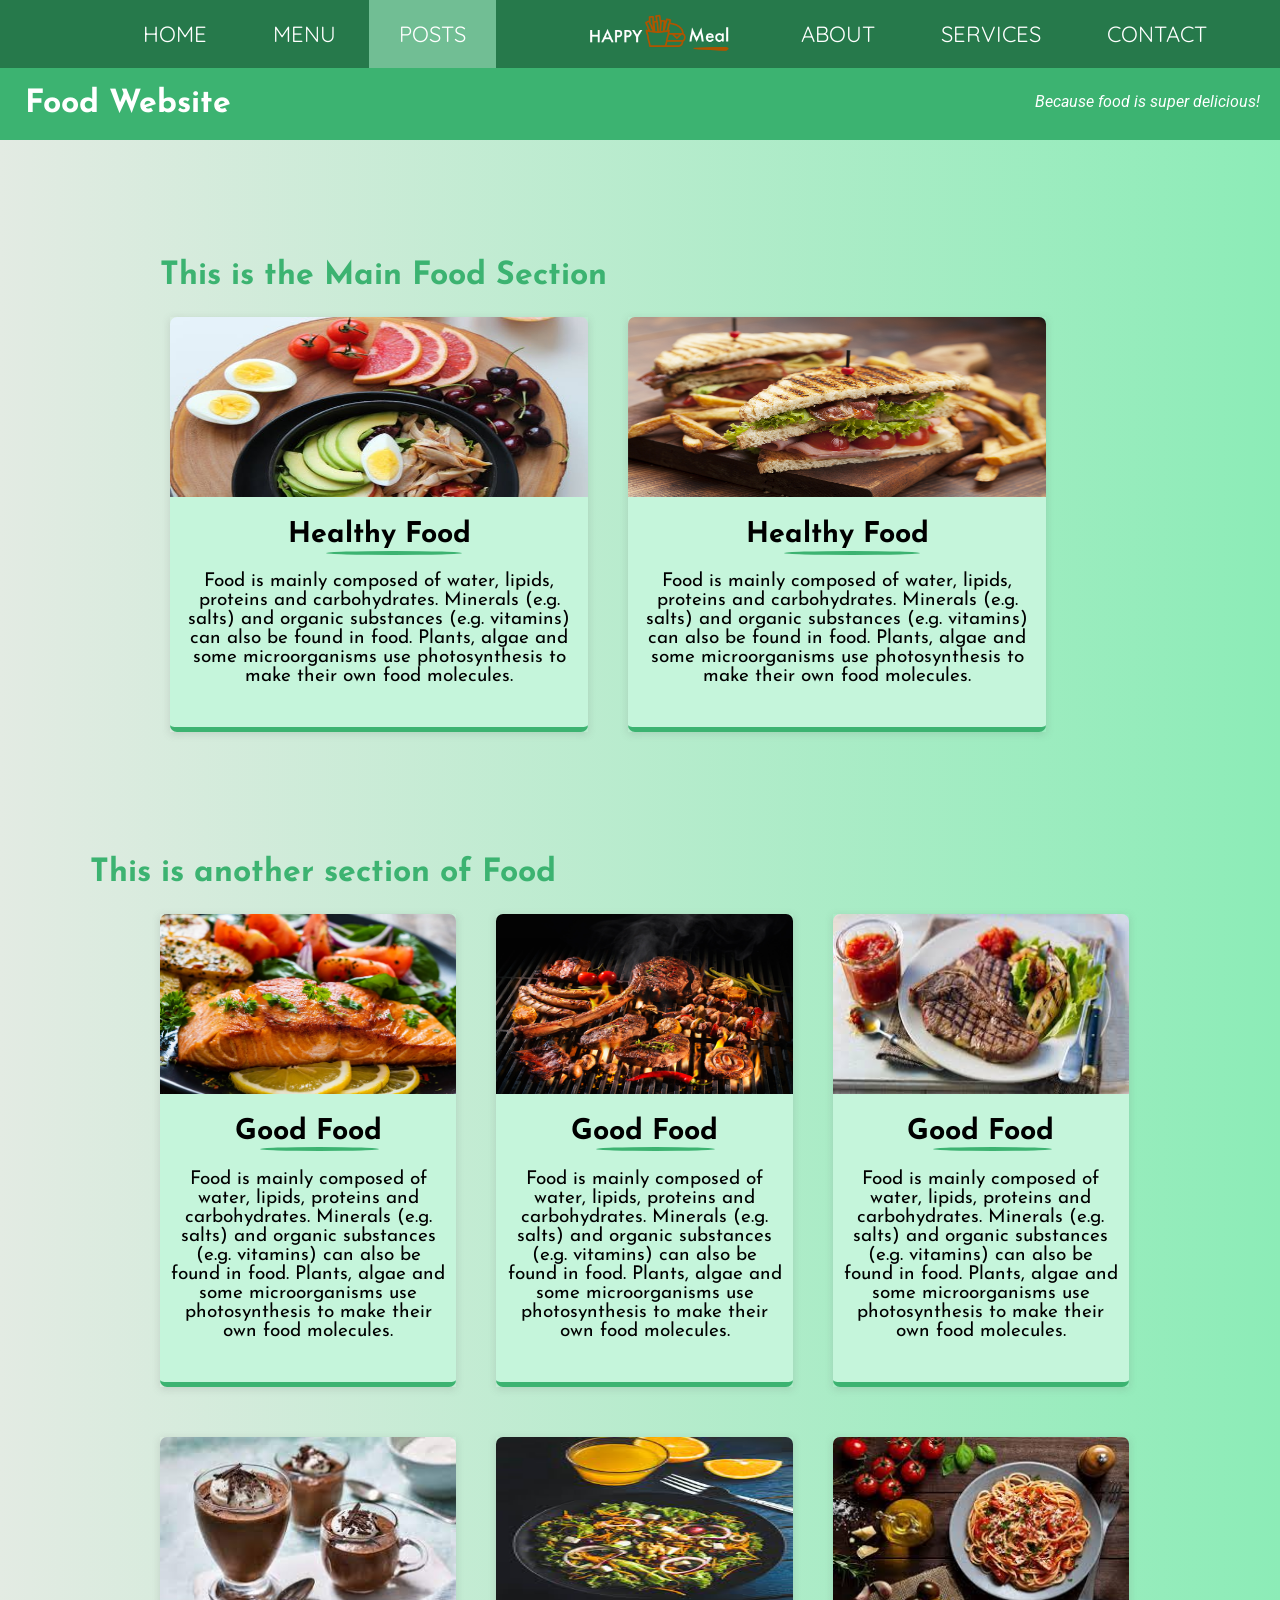
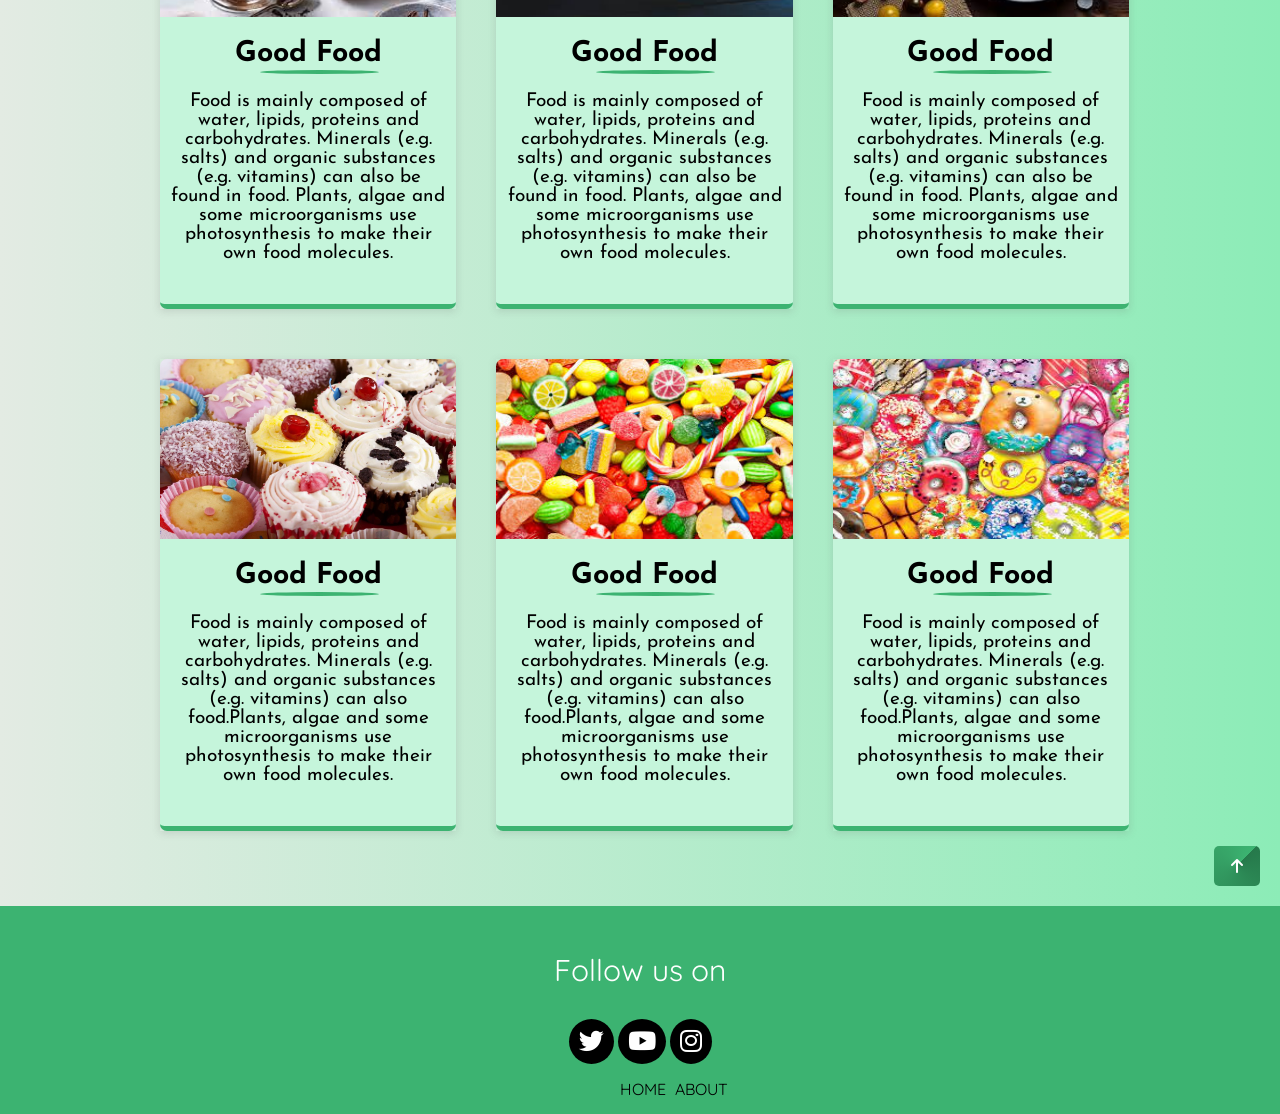
<file: post.html>
<!DOCTYPE html>
<html lang="en">
<head>
    <meta charset="UTF-8">
    <meta http-equiv="X-UA-Compatible" content="IE=edge">
    <meta name="viewport" content="width=device-width, initial-scale=1.0">
    <title>Post</title>
    <link rel="stylesheet" href="css/food.css">
    <link rel="stylesheet" href="https://cdnjs.cloudflare.com/ajax/libs/font-awesome/6.1.1/css/all.min.css">
</head>
<body>
    <header id="top">
    <div>
       <div>
            <ul class="nav-bar">
                <li class="nav-list list1"><a class="nav-link" href="food.html">HOME</a></li>
                <li class="nav-list dropdown">
                     <a class="nav-link" href="menu.html">MENU</a>
                        <div class="dropdown-content">
                             <a href="FastFood.html">Fast Food</a>
                             <a href="Desifood.html">Desi Food</a>
                             <a href="Drinks.html">Drinks</a>
                        </div>
                        </li>
                <li class="nav-list"><a class="active" href="post.html">POSTS</a></li>
                <li class="nav-list2 list3"><a class="nav-link" href="contact.html">CONTACT</a></li>
                <li class="nav-list2"><a class="nav-link" href="service.html">SERVICES</a></li>
                <li class="nav-list2 dropdown"><a class="nav-link" href="About.html">ABOUT</a>
                    <div class="dropdown-content">
                        <a href="AbouChefs.html">About Chef's</a>
                    </div>
                </li>
            </ul>
                <div class="logo">
                        <img class="logo-img" src="./images/logoo.png" alt="food">
                </div>
        </div>
                <div class="sub-header">
                    <h1 class="sub-head1">Food Website</h1>
                    <p class="sub-head2">Because food is super delicious!</p>
                </div>
    </div>
    </header>
   <h1 class="main-sec">This is the Main Food Section</h1>
   <div class="main-card">
    <div class="card-img">
        <img class="c-img" src="./images/img1.jpeg" alt="food" width="100%" height="180px">
        <div class="card-cntnt card-cntnt3">
            <h2 class="card-head">Healthy Food</h2>
            <p class="card-para">Food is mainly composed of water, lipids, proteins and carbohydrates. Minerals (e.g. salts) and organic substances (e.g. vitamins) can also be found in food. Plants, algae and some microorganisms use photosynthesis to make their own food molecules.</p>
            <div>
                <i class="fa-brands fa-facebook-f cards-icon"></i>
                <i class="fa-brands fa-twitter cards-icon"></i>
                <i class="fa-brands fa-instagram cards-icon"></i>
            </div>
        </div>
    </div>
    <div class="card-img">
        <img class="c-img" src="./images/img2.png" alt="food" width="100%" height="180px">
        <div class="card-cntnt card-cntnt3">
            <h2 class="card-head">Healthy Food</h2>
            <p class="card-para">Food is mainly composed of water, lipids, proteins and carbohydrates. Minerals (e.g. salts) and organic substances (e.g. vitamins) can also be found in food. Plants, algae and some microorganisms use photosynthesis to make their own food molecules.</p>
            <div>
                <i class="fa-brands fa-facebook-f cards-icon"></i>
                <i class="fa-brands fa-twitter cards-icon"></i>
                <i class="fa-brands fa-instagram cards-icon"></i>
            </div>
        </div>
    </div>
   </div>
   <div>
    <h1 class="main-sec2">This is another section of Food</h1>
   </div>
    <div class="main-card2">
        <div class="card-img card-img2">
            <img class="c-img" src="./images/img3.webp" alt="food" width="100%" height="180px">
            <div class="card-cntnt card-cntnt2">
                <h2>Good Food</h2>
                <p class="card-para">Food is mainly composed of water, lipids, proteins and carbohydrates. Minerals (e.g. salts) and organic substances (e.g. vitamins) can also be found in food. Plants, algae and some microorganisms use photosynthesis to make their own food molecules.</p>
                <div>
                    <i class="fa-brands fa-facebook-f cards-icon"></i>
                    <i class="fa-brands fa-twitter cards-icon"></i>
                    <i class="fa-brands fa-instagram cards-icon"></i>
                </div>
            </div>
        </div>
        <div class="card-img card-img2">
            <img class="c-img" src="./images/img6.webp" alt="food" width="100%" height="180px">
            <div class="card-cntnt card-cntnt2">
                <h2>Good Food</h2>
                <p class="card-para">Food is mainly composed of water, lipids, proteins and carbohydrates. Minerals (e.g. salts) and organic substances (e.g. vitamins) can also be found in food. Plants, algae and some microorganisms use photosynthesis to make their own food molecules.</p>
                <div>
                    <i class="fa-brands fa-facebook-f cards-icon"></i>
                    <i class="fa-brands fa-twitter cards-icon"></i>
                    <i class="fa-brands fa-instagram cards-icon"></i>
                </div>
            </div>
        </div>
        <div class="card-img card-img2">
            <img class="c-img" src="./images/img4.jfif" alt="food" width="100%" height="180px">
            <div class="card-cntnt card-cntnt2">
                <h2>Good Food</h2>
                <p class="card-para">Food is mainly composed of water, lipids, proteins and carbohydrates. Minerals (e.g. salts) and organic substances (e.g. vitamins) can also be found in food. Plants, algae and some microorganisms use photosynthesis to make their own food molecules.</p>
                <div>
                    <i class="fa-brands fa-facebook-f cards-icon"></i>
                    <i class="fa-brands fa-twitter cards-icon"></i>
                    <i class="fa-brands fa-instagram cards-icon"></i>
                </div>
            </div>
        </div>
    </div>
    <div class="main-card2">
        <div class="card-img card-img2">
            <img class="c-img" src="./images/img8.jfif" alt="food" width="100%" height="180px">
            <div class="card-cntnt card-cntnt2">
                <h2>Good Food</h2>
                <p class="card-para">Food is mainly composed of water, lipids, proteins and carbohydrates. Minerals (e.g. salts) and organic substances (e.g. vitamins) can also be found in food. Plants, algae and some microorganisms use photosynthesis to make their own food molecules.</p>
                <div>
                    <i class="fa-brands fa-facebook-f cards-icon"></i>
                    <i class="fa-brands fa-twitter cards-icon"></i>
                    <i class="fa-brands fa-instagram cards-icon"></i>
                </div>
            </div>
        </div>
        <div class="card-img card-img2">
            <img class="c-img" src="./images/card.jfif" alt="food" width="100%" height="180px">
            <div class="card-cntnt card-cntnt2">
                <h2>Good Food</h2>
                <p class="card-para">Food is mainly composed of water, lipids, proteins and carbohydrates. Minerals (e.g. salts) and organic substances (e.g. vitamins) can also be found in food. Plants, algae and some microorganisms use photosynthesis to make their own food molecules.</p>
                <div>
                    <i class="fa-brands fa-facebook-f cards-icon"></i>
                    <i class="fa-brands fa-twitter cards-icon"></i>
                    <i class="fa-brands fa-instagram cards-icon"></i>
                </div>
            </div>
        </div>
        <div class="card-img card-img2">
            <img class="c-img" src="./images/card2.jfif" alt="food" width="100%" height="180px">
            <div class="card-cntnt card-cntnt2">
                <h2>Good Food</h2>
                <p class="card-para">Food is mainly composed of water, lipids, proteins and carbohydrates. Minerals (e.g. salts) and organic substances (e.g. vitamins) can also be found in food. Plants, algae and some microorganisms use photosynthesis to make their own food molecules.</p>
                <div>
                    <i class="fa-brands fa-facebook-f cards-icon"></i>
                    <i class="fa-brands fa-twitter cards-icon"></i>
                    <i class="fa-brands fa-instagram cards-icon"></i>
                </div>
            </div>
        </div>
    </div>
    <div class="main-card2">
        <div class="card-img card-img2">
            <img class="c-img" src="./images/card3.jpg" alt="food" width="100%" height="180px">
            <div class="card-cntnt card-cntnt2">
                <h2>Good Food</h2>
                <p class="card-para">Food is mainly composed of water, lipids, proteins and carbohydrates. Minerals (e.g. salts) and organic substances (e.g. vitamins) can also food.Plants, algae and some microorganisms use photosynthesis to make their own food molecules.</p>
                <div>
                    <i class="fa-brands fa-facebook-f cards-icon"></i>
                    <i class="fa-brands fa-twitter cards-icon"></i>
                    <i class="fa-brands fa-instagram cards-icon"></i>
                </div>
            </div>
        </div>
        <div class="card-img card-img2">
            <img class="c-img" src="./images/card4.jfif" alt="food" width="100%" height="180px">
            <div class="card-cntnt card-cntnt2">
                <h2>Good Food</h2>
                <p class="card-para">Food is mainly composed of water, lipids, proteins and carbohydrates. Minerals (e.g. salts) and organic substances (e.g. vitamins) can also food.Plants, algae and some microorganisms use photosynthesis to make their own food molecules.</p>
                <div>
                    <i class="fa-brands fa-facebook-f cards-icon"></i>
                    <i class="fa-brands fa-twitter cards-icon"></i>
                    <i class="fa-brands fa-instagram cards-icon"></i>
                </div>
            </div>
        </div>
        <div class="card-img card-img2">
            <img class="c-img" src="./images/card5.jfif" alt="food" width="100%" height="180px">
            <div class="card-cntnt card-cntnt2">
                <h2>Good Food</h2>
                <p class="card-para">Food is mainly composed of water, lipids, proteins and carbohydrates. Minerals (e.g. salts) and organic substances (e.g. vitamins) can also food.Plants, algae and some microorganisms use photosynthesis to make their own food molecules.</p>
                <div>
                    <i class="fa-brands fa-facebook-f cards-icon"></i>
                    <i class="fa-brands fa-twitter cards-icon"></i>
                    <i class="fa-brands fa-instagram cards-icon"></i>
                </div>
            </div>
        </div>

    </div>
    <div class="go-to-up1">
        <a class="go-to-up menu-go" href="#top"><i class="fa-solid fa-arrow-up"></i></a>
    </div>
    <footer class="main-footer">
        <p class="footer-content">Follow us on</p>
        <div class="footer-icon">
          <i class="fa-brands fa-twitter fot-icon"></i>
          <i class="fa-brands fa-youtube fot-icon"></i>
          <i class="fa-brands fa-instagram fot-icon"></i>
        </div>
        <div class="foot-end">
        <a class="end" href="#">HOME</a>
        <a class="end" href="#">ABOUT</a>
        </div>
    </footer>
</body>
</html>
</file>
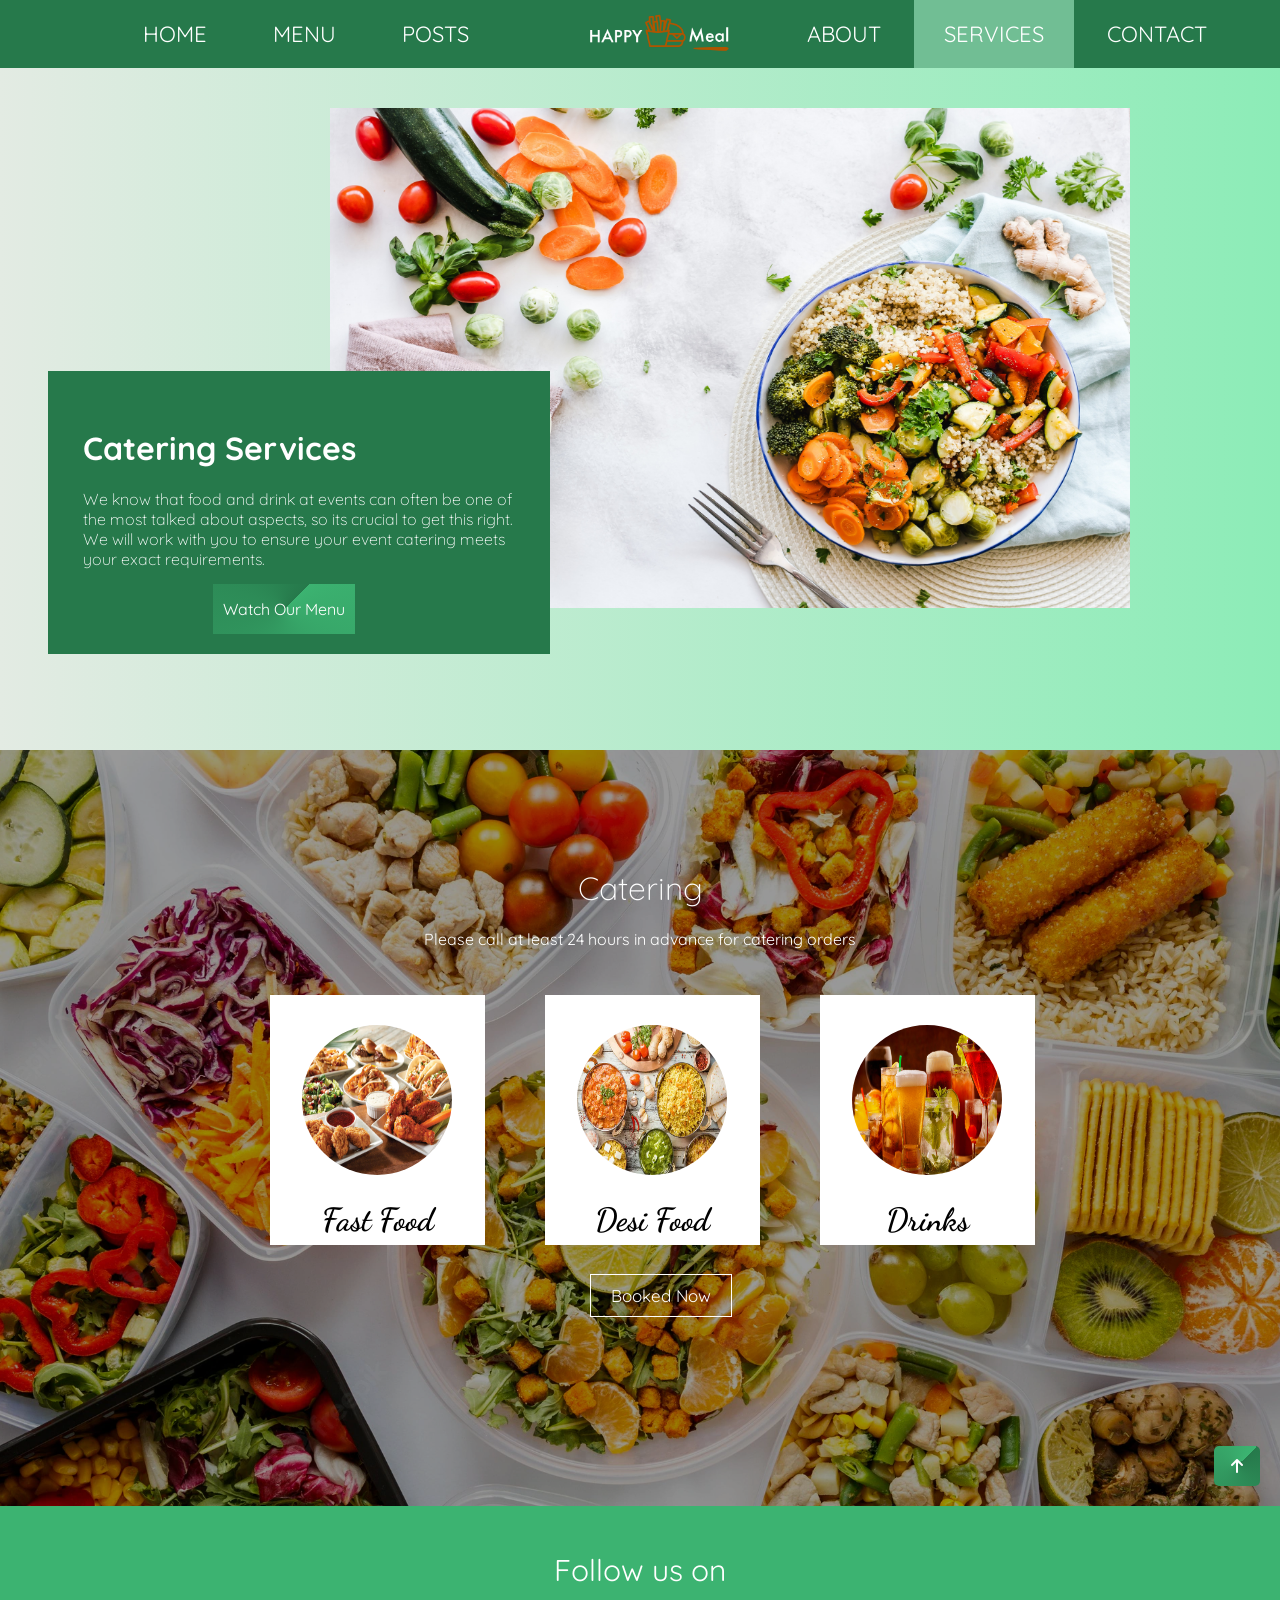
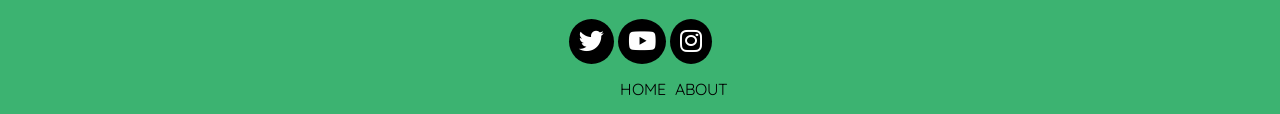
<file: service.html>
<!DOCTYPE html>
<html lang="en">
<head>
    <meta charset="UTF-8">
    <meta http-equiv="X-UA-Compatible" content="IE=edge">
    <meta name="viewport" content="width=device-width, initial-scale=1.0">
    <title>Services</title>
    <link rel="stylesheet" href="css/food.css">
    <link rel="stylesheet" href="https://cdnjs.cloudflare.com/ajax/libs/font-awesome/6.1.1/css/all.min.css">
</head>
<body>
    <header id="top">
        <div class="main-nav">
            <div>
                <ul class="nav-bar">
                    <li class="nav-list list1"><a class="nav-link" href="food.html">HOME</a></li>
                    <li class="nav-list dropdown">
                        <a class="nav-link" href="menu.html">MENU</a>
                        <div class="dropdown-content">
                            <a href="FastFood.html">Fast Food</a>
                            <a href="Desifood.html">Desi Food</a>
                            <a href="Drinks.html">Drinks</a>
                        </div>
                    </li>
                    <li class="nav-list"><a class="nav-link" href="post.html">POSTS</a></li>
                    <li class="nav-list2 list3"><a class="nav-link" href="contact.html">CONTACT</a></li>
                    <li class="nav-list2"><a class="active" href="service.html">SERVICES</a></li>
                    <li class="nav-list2 dropdown"><a class="nav-link" href="About.html">ABOUT</a>
                        <div class="dropdown-content">
                            <a href="AbouChefs.html">About Chef's</a>
                        </div>
                    </li>
                </ul>
            </div>
            <div class="logo">
                <img class="logo-img" src="./images/logoo.png" alt="food">
            </div>
        </div>
    </header>
    <div class="service-img">
        <img src="./images/food-service.jpg" alt="food" width="800px" height="500px">
        <div class="service-card">
           <h1 class="service-head">Catering Services</h1>
           <p class="service-data">We know that food and drink at events can often be one of the most talked about aspects, so its crucial to get this right. We will work with you to ensure your event catering meets your exact requirements.</p>
           <div class="main-btn">
             <a class="service-btn" href="menu.html">Watch Our Menu</a>
           </div>
        </div>
    </div>
    <!-- <img src="./images/food-service.jpg" alt="food" width="800px" height="500px"> -->
    <div class="service-banner">
        <h1 class="serv-head">Catering</h1>
        <p class="serv-para">Please call at least 24 hours in advance for catering orders</p>
        <div class="parent-card">
        <div class="serv-card serv-card1">
            <img class="serv-img" src="./MenuImages/fastfood4.jpg" alt="food" width="150px" height="150px">
            <div class="servCard-data">
                <h1>Fast Food</h1>
            </div>
        </div>
        <div class="serv-card">
            <img class="serv-img" src="./MenuImages/Desifood/desifood2.webp" alt="food" width="150px" height="150px">
            <div class="servCard-data">
                <h1>Desi Food</h1>
            </div>
        </div>
        <div class="serv-card">
            <img class="serv-img" src="./MenuImages/Drinks/drink1.jpg" alt="food" width="150px" height="150px">
            <div class="servCard-data">
                <h1>Drinks</h1>
            </div>
        </div>
    </div>
    <div class="serv-btn">
        <a class="sub-btn" href="order.html">Booked Now</a>
    </div>
</div>
<div class="go-to-up1 serv-up">
    <a class="go-to-up" href="#top"><i class="fa-solid fa-arrow-up"></i></a>
</div>
<div id="down">
<footer class="main-footer serv-footer">
    <p class="footer-content">Follow us on</p>
    <div class="footer-icon">
      <i class="fa-brands fa-twitter fot-icon"></i>
      <i class="fa-brands fa-youtube fot-icon"></i>
      <i class="fa-brands fa-instagram fot-icon"></i>
    </div>
    <div class="foot-end">
    <a class="end" href="#">HOME</a>
    <a class="end" href="#">ABOUT</a>
    </div>
</footer>
</div>
</body>
</html>
</file>
<file: css/food.css>
@import url('https://fonts.googleapis.com/css2?family=Dancing+Script:wght@400;700&family=Josefin+Sans:ital,wght@0,100;0,200;1,100&family=Quicksand:wght@300;400&family=Roboto:wght@100&display=swap');
@import url('https://fonts.googleapis.com/css2?family=Dancing+Script:wght@400;700&family=Josefin+Sans:ital,wght@0,100;0,200;1,100&family=Quicksand:wght@300;400;500&family=Roboto:wght@100&display=swap');
html{
  scroll-behavior: smooth;
}
body{
  /* background: url('..//images/back2.png') no-repeat fixed;
   background-repeat: no-repeat;
  background-attachment: fixed; 
  background-size: cover; */
  background-image: linear-gradient(to left, #8cecb7, #e3ebe3);
  margin: 0;
  padding: 0;
  font-family: 'Quicksand', sans-serif;
}
/* ::-webkit-scrollbar{
  display: none;
} */
/* :root{
  --main-color:red;
}
h1{
  background-color: var(--main-color);
} */
.nav-bar{
  list-style-type: none;
  background-color: #26794b;
  font-size: 22px;
  padding: 0;
  margin: 0;
  overflow: hidden;
}
.list1{
  margin-left: 110px;
}
.nav-link{ 
  text-decoration: none;
  padding: 20px 33px;
  color: white;
  display: block;
}
.nav-link:hover{
  background-color: #75ca9b;
}
.nav-list{
  float: left;
}
.nav-list2{
  float: right;
}
.list3{
  margin-right: 40px;
}
.logo{
  position: absolute;
  left: 575px;
}
.logo-img{
  width: 170px;
  height: 170px;
  position: relative;
  top: -120px;
}
.active{
  text-decoration: none;
  padding: 20px 30px;
  display: block;
  color: white;
  background-color: #71be94;
}
.dropdown-content{
  display: none;
  position: absolute;
  background-color: white;
  min-width: 160px;
  box-shadow: 2px 2px 10px grey;
  z-index: 1;
}
.dropdown-content a{
  color: black;
  text-decoration: none;
  display: block;
  padding: 20px;
}
.dropdown-content a:hover{
  background-color: #75ca9b;
}
.dropdown:hover .dropdown-content {
  display: block;
}
.main-head{
    text-align: center;
    color: mediumseagreen;
}
.first-img{
  margin-left: 132px;
}
.para{
  font-size: 20px;
  text-align: center;
  background-color: mediumseagreen;
  color: white;
  padding: 15px;
  margin: 0px 30px;
  line-height: 30px;
  animation-name: sample;
  animation-duration: 2s;
  animation-iteration-count: infinite;
  animation-delay: 1s;
}
@keyframes sample{
  0%{background-color: #71be94;}
  25%{background-color: green;}
  50%{background-color: mediumseagreen;}
  100%{background-color: #26794b;}
}
.link{
  text-decoration: none;
  /* background-color: #78bda6; */
  color: white;
  padding: 20px 40px;
  margin-left: 560px;
  display: inline-block;
  margin-top: 20px;
  background-image: conic-gradient(from 45deg,#26794b,mediumseagreen);
  transition: 0.5s;
  /* transition: transform 1s; */
}
.anim-btn{
  position: relative;
}
.link:hover .anim-btn{
  padding-left: 2px;
}
.anim-btn::after{
  content: "\00bb";
  position: absolute;
  right: -10px;
  transition: 0.5s;
  transform: scale(0);
}
.link:hover .anim-btn::after{
  transform: scale(1);
}
/* .link:hover{
  background-color: mediumaquamarine;
  transform: rotate(360deg);
} */
.food-img{
  float: right;
}
.food-img:hover{
  transform: scaleX(-1);
}
.food-para{
  font-size: 25px;
}
.head-space{
  margin-left: 15px;
}
.para-space{
  margin-left: 20px;
  line-height: 43px;

}
.food-head{
  font-size: 35px;
  color: mediumseagreen;
  position: relative;
  margin-left: 20px;
}
.food-head::after{
  content: "";
  border: 3px solid mediumseagreen;
  position: absolute;
  width: 100px;
  top: 43px;
  left: 0;
}
table,th,td{
  border: 1px solid seagreen;
  border-collapse: collapse;
  padding: 5px;
}
.main-table{
  margin-top: 70px;
  width: 70%;
  margin-left: 200px;
}
.table-cap{
  color: mediumseagreen;
}
tr:nth-child(odd){
  background-color: rgb(167, 212, 197);
}
tr:hover:nth-child(odd){
 background-color: rgb(120, 189, 166);
}
.table-head{
  font-family: verdana;
  background-color: rgb(120, 189, 166) ;
  color: white;
  padding: 13px;
  font-size: 20px;
}
td{
  font-size: 20px;
}
.u-list{
  list-style-type: square;
  font-size: 25px;
}
#o-list{
  font-size: 25px;
}
.list-head{
  color: mediumseagreen;
}
.descrp{
  font-size: 27px;
}
.heading{
  text-align: center;
  color: mediumseagreen;
  font-size: 42px;
  text-shadow: 3px 3px 10px #62c48e;
  /* position: relative; */
}
/* .form-heading::after{
  content: "";
  border: 3px solid mediumseagreen;
  position: absolute;
  width: 27%;
  top: 40px;
  left: 365px;
} */
.frm-para{
  font-size: 25px;
  color: mediumseagreen;
}
/* .main-frm{
  font-size: 20px;
} */
label{
  color: mediumseagreen;
}
.form-info{
  width: 40%;
  padding: 20px;
  border: none;
  border-bottom: 5px solid #808080a1;
    border-radius: 5px;
    /* background-color: transparent;
    font-size: 20px; */
}
/* .form-no{
  width: 33%;
  padding: 10px;
  border: none;
} */
.info1{
  margin-top: 30px;
  margin-left: 50px;
}
.info2{
  margin-top: 30px;
  margin-left: 300px;
  width: 45%;
}
/* .email-info{
  width: 33%;
  padding: 10px;
  border: none;
  margin-top: 30px;
} */
/* input[type=password]{
  width: 33%;
  padding: 10px;
  border: none;
  margin-top: 30px;
}
input[type=date]{
  width: 33%;
  padding: 10px;
  border: none;
  margin-top: 10px;
} */
/* input[type=file]{
  width: 40%;
  padding: 20px;
  border: none;
  margin-top: 20px;
  background-color: white;
} */
/* select{
  width: 33%;
  padding: 10px;
  border: none;
  margin-top: 10px;
} */
.btn{
  width: 18%;
  padding: 20px;
  border: none;
  margin-top: 25px;
  margin-left: 495px;
  font-size: 20px;
  color: white;
  /* transition: transform 1s; */
  background-image: conic-gradient(from 45deg, mediumseagreen,#26794b);
}
/* .btn:hover{
  background-color: #26794b;
  transition: 0.5s;
  transform: skew(20deg,10deg);
} */
.frm-lbl{
  font-size: 30px;
}
.lbl{
  font-size: 30px;
  font-weight: bolder;
  margin-left: 30px;
}
.form-space{
  margin-left: 50px;
}
.frm-head{
  color: mediumseagreen;
  margin-left: 40px;
}
.frm-lbl2{
  margin-left: 60px;
}
.submit-btn{
  width: 20%;
  padding: 15px;
  /* background-color: mediumseagreen; */
  background-image: conic-gradient(from 45deg, mediumseagreen,#26794b);
  margin-left: 500px;
  margin-top: 10px;
  border: none;
  font-size: 20px;
  color: white;
  cursor: not-allowed;
  /* transition: transform 0.5s; */
}
/* .submit-btn:hover{
  background-color: #26794b;
  transition: 0.5s;
  transform: scaleX(0.5);
} */
.input-list{
  width: 20%;
  padding: 15px;
  border: none;
}
.form-end{
  border: none;
  margin-left: 45px;
}
.video-head{
  color: mediumseagreen;
  margin-left: 15px;
  position: relative;
  margin-top: 40px;
}
.video-head::after{
  content: "";
  border: 2px solid mediumseagreen;
  width: 185px;
  position: absolute;
  left: 10px;
  top: 40px;
  border-radius: 50%;
}
video{
  float: right;
  box-shadow: rgba(0, 0, 0, 0.24) 0px 3px 8px;
  /* margin-right: 5px; */
  margin-top: 5px;
}
.video-para{
  font-size: 26px;
  line-height: 62px;
  margin-left: 19px;
  margin-right: 9px;
  /* margin-top: 30px; */
}
.box-head{
  text-align: center;
  color: mediumseagreen;
  text-transform: uppercase;
  text-decoration: underline #45976a double;
  text-shadow: 3px 3px 6px #57b481;
  margin-top: 100px;
  font-size: 40px;
}
.box-para{
  border: 4px solid #45976a;
  background-color: #71be94;
  width: 500px;
  padding: 40px;
  border-radius: 5px;
  margin: 30px 370px;
  font-size: 22px; 
  outline: 2px solid #75ca9b;
}
.banner{
  background-image: url('../images/background.jfif');
  width: 100%;
  background-size: cover;
  background-repeat: no-repeat;
  padding: 190px 0px;
}
.about-ban{
  font-size: 35px;
  color: white;
  text-align: center;
  font-family: 'Quicksand', sans-serif;
  letter-spacing: 1px;
  font-style: italic;
  margin: 50px 0px 0px 350px;
}
.about-head{
  color: mediumseagreen;
  text-align: center;
  font-style: italic;
  font-size: 40px;
}
.content{
  font-size: 20px;
  text-align: center;
  background-color: #62c48e;
  color: white;
  padding: 15px;
  margin: 0px 70px;
}
.about-img{
  margin: 30px 0px 0px 580px;
  border-radius: 50%;
  border: 5px solid #26794b;
  animation-name: about;
  animation-duration: 2s;
  animation-iteration-count: 3;
  animation-direction: alternate;
}
@keyframes about{
    0%{border-radius: 50%;}
    50%{border-radius: 20%;opacity: 0.7;border: 4px solid mediumseagreen;}
    100%{border-radius: 0%;}
}
.about-cntnt{
  margin-left: 548px;
  color: mediumseagreen;
  font-weight: bolder;
}
.about-para{
  text-align: center;
  font-size: 22px;
}
.account{
  font-size: 25px;
  margin-left: 570px;
  font-style: italic;
  text-decoration: underline;
  color: #78bda6;
}
.account-links{
  /* text-align: center;
  margin-left: 10px; */
  margin-left: 585px;
}
.account-space{
  padding: 10px;
  color: #26794b;
  font-size: 25px;
}
.account-mail{
  border-radius: 10px;
  padding: 15px;
  margin: 40px 0px 0px 445px;
  background-color: #71be94;
  border: 1px solid #78bda6;
}
.account-list{
  border-radius: 10px;
  padding: 15px;
  margin-left: 20px;
  border: 1px solid #75ca9b;
}
.head1{
  text-align: center;
  color: mediumseagreen;
  margin-top: 60px;
  /* text-decoration: underline; */
  font-size: 40px;
  /* font-style: italic; */
}
.dfrnt-food{
  display: inline-block;
  padding: 10px;
  margin-left: 50px;
}
.food-box:hover{
  box-shadow: 5px 5px 15px grey;
}
.f-head{
  text-align: center;
  /* background-color: #62c48e; */
  color: white;
  width: 100px;
  padding: 10px;
  margin-left: 120px;
  background-image: conic-gradient(from 45deg, mediumseagreen,#26794b);
  display: block;
  /* transition: transform 1s; */
}
/* .f-head:hover{
  transform: translate(5px,10px);
} */
.f-head2{
  margin-left: 115px;
}
.fa-facebook-f:hover{
  color: blue;
}
.fa-instagram:hover{
color: #e84393;
}
.fa-twitter:hover{
  color: #0097e6;
}
.icons{
  margin-top: 30px;
  font-size: 30px;
  text-align: center;
}
.footer-content{
  text-align: center;
  font-size: 30px;
  color: white;
  font-family: 'Quicksand', sans-serif;
}
.footer-icon{
  text-align: center;
}
.fa-youtube:hover{
  color: red;
}
.cntct-head{
  text-align: center;
  color: mediumseagreen;
  letter-spacing: 5px;
  margin-top: 100px;
  position: relative;
}
.tooltip{
  font-size: 13px;
  position: absolute;
  top: -30px;
  left: 385px;
  background-color: #f1b84d;
  color: white;
  border-radius: 3px;
  padding: 3px;
  visibility: hidden;
}
.cntct-head:hover .tooltip{
  visibility: visible;
}
.tooltip::after{
  position: absolute;
  content: "";
  top: 22px;
  left:105px;
  border-width: 5px;
  border-style: solid;
  border-color: #f1b84d transparent transparent transparent;
}
.main-contact{
  margin-left: 180px;
}
.cntct-info{
  width: 35%;
  padding: 17px;
  margin-top: 35px;
  border: none;
  border-bottom: 5px solid #808080a1;
  border-radius: 5px;
}
.cntct-info2{
  width: 35%;
  padding: 17px;
  border: none;
  border-bottom: 5px solid #808080a1;
  border-radius: 5px;
}
.cntct-info3{
  margin-top: 20px;
  font-size: 17px;
  margin-left: 105px;
  border: none;
  padding: 20px 0px 0px 30px;
  border-bottom: 5px solid #808080a1;
  border-radius: 5px;
}
.cntct-sbmt{
  width: 22%;
  padding: 22px 0px;
  font-size: 20px;
  /* background-color: mediumseagreen; */
  border: none;
  margin-left: 310px;
  color: white;
  background-image: conic-gradient(from 45deg,#26794b,mediumseagreen);
  /* box-shadow: 0 9px #57b481; */
  /* transition: transform 1s; */
}
/* .cntct-sbmt:active{
  transform: translateY(4px);
  background-color: #3e8e41;
  box-shadow: 0 5px #26794b;
} */
/* .cntct-sbmt:hover{
  transform: rotateY(180deg);
} */
.main-footer{
  background-color: mediumseagreen;
  padding: 15px 0px;
  margin-top: 50px;
}
.fot-icon{
 font-size: 25px;
 border-radius: 50%;
 background-color: black;
 color: white;
 padding: 10px;
}
.foot-end{
  word-spacing: 5px;
  margin: 15px 0px 0px 620px;
}
.end{
    text-decoration: none;
    color: black;
}
.post-head{
  text-align: center;
  color: black;
  text-shadow: 4px 4px 7px mediumseagreen;
}
.sub-header{
  color: white;
  background-color: mediumseagreen;
  padding: 20px 0px;
}
.sub-head1{
  margin: 0;
  padding: 0;
  margin-left: 25px;
  font-family: 'Josefin Sans', sans-serif;
}
.sub-head2{
  float: right;
  margin: -28px 20px 0px 0px;
  font-style: italic;
  font-family: 'Roboto', sans-serif;
  position: relative;
}
.sub-head2:hover::before{
  content: "Good Food Good Mood..!!";
  position: absolute;
  right: 232px;
  width: 147px;
  background-color: #26794b;
  border-radius: 3px;
  font-size: 13px;
  top: 3px;
}
.main-sec{
  color: mediumseagreen;
  margin: 120px 0px 0px 160px;
  font-family: 'Josefin Sans', sans-serif;
}
.main-sec2{
  color: mediumseagreen;
  margin: 100px 0px 0px 90px;
  font-family: 'Josefin Sans', sans-serif;
}
.main-card{
  display: flex;
  margin-left: 150px;
}
.card-img{
  width: 37%;
  margin: 25px 20px;
  display: grid;
  transition: transform 0.2s;
  box-shadow: rgba(99, 99, 99, 0.2) 0px 2px 8px 0px;
}
.card-img:hover{
  box-shadow: rgba(0, 0, 0, 0.16) 0px 3px 6px, rgba(0, 0, 0, 0.23) 0px 3px 6px;
  border-radius: 10px ;
  transform: translateY(-10px);
  transition: transform 0.2s;
}
.card-cntnt{
  background-color: #c5f5db;
  text-align: center;
  border-radius: 0px 0px 7px 7px;
  border-bottom: 5px solid mediumseagreen;
  font-family: 'Josefin Sans', sans-serif;
  font-size: 19px;
  position: relative;
}
.card-cntnt::after{
  content: "";
  border: 2px solid mediumseagreen;
  width: 132px;
  position: absolute;
  left: 156px;
  top: 54px;
  border-radius: 50%;
}
.card-cntnt:hover::after{
  border: 2px solid #f1b84d;
  transition: 0.8s;
}
.card-cntnt:hover .cards-icon{
  transform: scale(1);
  transition: 0.8s;
}
.card-cntnt2:hover{
  background-color: white;
  border-bottom: 5px solid #f1b84d;
  transition: 0.8s;
}
.card-cntnt3:hover{
  background-color: white;
  border-bottom: 5px solid #f1b84d;
  transition: 0.8s;
}
.card-cntnt2{
  position: relative;
}
.card-cntnt2::after{
  content: "";
  border: 2px solid mediumseagreen;
  width: 115px;
  position: absolute;
  left: 100px;
  top: 53px;
  border-radius: 50%;
}
.c-img{
  border-radius: 7px 7px 0px 0px;
}
.card-img2{
  width: 26%;
}
.card-para{
  padding: 0px 10px;
}
.main-card2{
  display: flex;
  margin-left: 140px;
}
.cards-icon{
  padding: 0px 5px;
  font-size: 20px;
  transform: scale(0);
  color: #f1b84d;
}
/* .menu-head{
  text-align: center;
  font-size: 50px;
  background-image: url('../images/mask.jpg');
  background-size: contain;
  -webkit-background-clip: text;
  color: transparent;
} */
.m-sec{
  text-align: center;
  color: #26794b;
  margin-top: 50px;
}
.menu-img{
  margin-left: 250px;
}
.main-menu{
  display: flex;
  margin-top: 70px;
}
.main-menu:hover{
  filter: grayscale(0.8)
}
.menu-para{
  background-color: #fff;
  height: 500px;
  text-align: center;
  /* padding-top: 50px; */
}
.m-head{
  padding-top: 100px;
  font-family: 'Dancing Script', cursive;
} 
.m-para{
  padding: 0px 30px;
}
.quote{
  font-size: 25px;
}
/* .menu-link{
  text-decoration: none;
  background-color: #78bda6;
  color: white;
  padding: 20px 40px;
  margin-left: 560px;
  display: inline-block;
  margin-top: 20px;
  background-image: conic-gradient(from 45deg,#26794b,mediumseagreen);
  transition: 0.5s;
  transition: transform 1s;
} */
.m-link{
  background-image: conic-gradient(from 45deg, #f1b84d,#f0c880);
  padding: 13px 17px;
  border-radius: 5px;
  border: none;
  margin-top: -10px;
  transform: scale(0);
  transition: 0.8s;
}
.link-style{
  text-decoration: none;
  color: white;
  font-size: 15px;
}
.pagination{
  font-size: 25px;
  text-align: center;
  margin-top: 50px;
}
.pag-link{
  padding: 0px 10px;
  text-decoration: none;
  color: black;
}
.pag-link:hover{
  background-color: #26794b;
  color: white;
}
.menu-active{
  background-color: #26794b;
  padding: 0px 12px;
}
.menu-card1{
  background-color: #c5f5db;
  text-align: center;
  border-radius: 0px 0px 7px 7px;
  border-bottom: 5px solid mediumseagreen;
  font-family: 'Josefin Sans', sans-serif;
  font-size: 19px;
  height: 230px;
  position: relative;
}
.menu-card1:hover .m-link{
    transform: scale(1);
    transition: 0.8s;
}
.menu-banner::before{
  background: url('../MenuImages/fastfood8.jpg') no-repeat center center/cover;
  content: "";
  position: absolute;
  top: 0;
  left: 0;
  z-index: -1;
  height: 90%;
  width: 100%;
 filter: brightness(0.6);
}
.ban-head{
  font-size: 80px;
  color: white;
  text-align: center;
  font-family: 'Dancing Script', cursive;
  margin-top: 150px;
}
.ban-para{
  color: white;
  text-align: center;
  font-weight: 900;
  font-size: 20px;
}
.f-menu{
  margin-top: 230px;
}
.Desi-menu::before{
  background: url('../MenuImages/Desifood/desifood1.webp') no-repeat center center/cover;
  content: "";
  position: absolute;
  top: 0;
  left: 0;
  z-index: -1;
  height: 90%;
  width: 100%;
 filter: brightness(0.6);
}
.Drink-menu::before{
  background: url('../MenuImages/Drinks/drink1.jpg') no-repeat center center/cover;
  content: "";
  position: absolute;
  top: 0;
  left: 0;
  z-index: -1;
  height: 90%;
  width: 100%;
 filter: brightness(0.6);
}
.go-to-up1{
  position: relative;
}
.go-to-up{
  position: absolute;
  right: 20px;
  bottom: 0px;
  background-image: conic-gradient(from 45deg,#26794b,mediumseagreen);
  color: white;
  padding: 10px 17px;
  border-radius: 5px;
}
.menu-link{
  text-decoration: none;
  color: white;
  padding: 20px 40px;
  margin-left: 560px;
  display: inline-block;
  margin-top: 20px;
  background-image: conic-gradient(from 45deg,#26794b,mediumseagreen);
  transition: 0.5s;
}
.menu-go{
  bottom: -30px;
}
/* .order-head{
  margin-left: 50px;
} */
.order1{
  margin-left: 150px;
}
.order-form{
  width: 35%;
  padding: 17px;
  border: none;
  border-bottom: 5px solid #ccc;
  border-radius: 4px;
}
.order2{
  margin-left: 150px;
  margin-top: 20px;
  width: 73%;
}
.order3{
  margin-top: 20px;
}
.order4{
  width: 507px;
}
.order5{
  margin-left: 420px;
}
.sub-order{
  margin-left: 150px;
}
.meal{
  margin-left: 150px;
}
.meal1{
  font-size: 25px;
  color: black;
}
.sub-meal1{
  margin-left: 140px;
}
.sub-meal{
  font-size: 20px;
  padding: 0px 10px;
  color: black;
}
.sub-meal2{
  padding: 5px;
  margin-top: 20px;
}
.meal3{
  margin-left: 150px;
}
.sub-m3{
  margin-left: 145px;
}
.meal4{
  margin-left: 30px;
}
.meal-back{
  background-color: #45976a;
  padding-top: 10px;
  margin-top: 50px;
  margin-left: 100px;
  margin-right: 100px;
  padding-bottom: 10px;
}
/* .main-bill{
  border-bottom: 2px solid #ccc;
  margin-left: 150px;
  margin-right: 690px;
} */
.meal-choice:hover{
  background-color: white;
  padding-bottom: 10px;
}
.meal-total{
  margin-left: 150px;
}
.meal-bill{
  margin-left: 490px;
  margin-top: -50px;
}
.btn2{
  margin-left: 560px;
  width: 16%;
}
.down{
  bottom: -38px;
  right: 32px;
}
/* Css of AboutChef's */
.About-chefs::before{
  background: url('../images/Chefs.jpeg') no-repeat center center/cover;
  content: "";
  position: absolute;
  top: 0;
  left: 0;
  z-index: -1;
  height: 90%;
  width: 100%;
 filter: brightness(0.6);
}
.About-head{
  font-size: 80px;
  color: white;
  text-align: center;
  font-family: 'Dancing Script', cursive;
  margin-top: 200px;
}
 .main-chef{
  width: 40%;
  margin-top: 350px;
  margin-left: 70px;
  /* float: left; */
}

.chef-data{
  line-height: 35px;
  float: right;
    margin-top: -530px;
    margin-right: 75px;
  width: 35%;
  font-size: 20px;
  box-sizing: border-box;
}
.main-chef{
  margin-top: 350px;
  width: 40%;
  position: relative;
  overflow: hidden;
}
.chef-head1{
  text-align: center;
  font-family: 'Dancing Script', cursive;
  font-size: 50px;
}
.overlay-cntnt{
  line-height: 30px;
}
.chef-cntnt{
  background-color: rgba(0, 0, 0, 0.8);
  color: white;
  position: absolute;
  width: 450px;
  height: 500px;
  left: -450px;
  top: 0;
  bottom: 0;
  padding-top: 100px;
  padding-left: 20px;
  padding-right: 20px;
  box-sizing: border-box;
  transition: 0.5s;
}
.main-chef:hover .chef-cntnt{
  left: 0;
}
.main-chef2{
  margin-top: 120px;
  float: right;
  /* margin-right: 80px; */
}
.chef-data2{
  /* float: left; */
  line-height: 35px;
  margin-top: 110px;
  margin-left: 70px;
  width: 35%;
  font-size: 20px;
  box-sizing: border-box;
}
.chef-head{
  font-family: 'Dancing Script', cursive;
}
.chef-cntnt2{
  top: -500px;
  left: 0;
}
.main-chef:hover .chef-cntnt2{
  top: 0;
}
.chef-up{
  bottom: -10px;
}
.main-chef3{
  margin-top: 150px;
}
.chef-cntnt3{
  top: 505px;
  left: 0;
}
.main-chef:hover .chef-cntnt3{
  top: 0;
}
/* Css Of Services page*/
.service-img{
  float: right;
  margin-right: 150px;
  margin-top: 40px;
  position: relative;
}
.service-card{
  background-color: #26794b;
  width: 54%;
  color: white;
  padding: 35px;
  position: absolute;
   bottom: -42px;
    right: 580px;
}
.service-data{
  font-weight: lighter;
}
.service-btn{
  text-decoration: none;
  color: white;
  background-image: conic-gradient(from 45deg, mediumseagreen,#26794b);
  padding: 15px 10px;
}
.main-btn{
  margin-top: 30px;
    margin-left: 130px;
}
.service-banner::before{
  background: url('../images/service3.webp') no-repeat center center/cover;
  content: "";
  position: absolute;
  top: 0;
  /* left: 0; */
  z-index: -1;
  height: 100%;
  width: 100%;
 filter: brightness(0.6);
 margin-top: 750px;
} 
.serv-head{
  margin-top: 800px;
  color: white;
  text-align: center;
  font-weight: lighter;
}
.serv-para{
  color: white;
  text-align: center;
}
.parent-card{
  display: flex;
}
.serv-img{
  border-radius: 50%;
  margin-top: 30px;
  margin-left: 32px;
}
.serv-card1{
  margin-left: 270px;
}
.serv-card{
  background-color: white;
  width: 215px;
  height: 250px;
  margin-right: 60px;
  margin-top: 30px;
}
.servCard-data{
  font-family: 'Dancing Script', cursive;
  text-align: center;
}
.sub-btn{
  text-decoration: none;
  font-size: 17px;
  color: white;
  border: 1px solid white;
  padding: 10px 20px;
  margin-left: 590px;
  /* transition: 0.5s; */
}
.serv-btn{
  margin-top: 40px;
}
.sub-btn:hover{
  background-color: #d1d1d1;
  border: none;
  color: black;
  transition: 0.5s;
}
.serv-footer{
  margin-top: 200px;
}
.serv-up{
  bottom: -180px;
}
</file>
